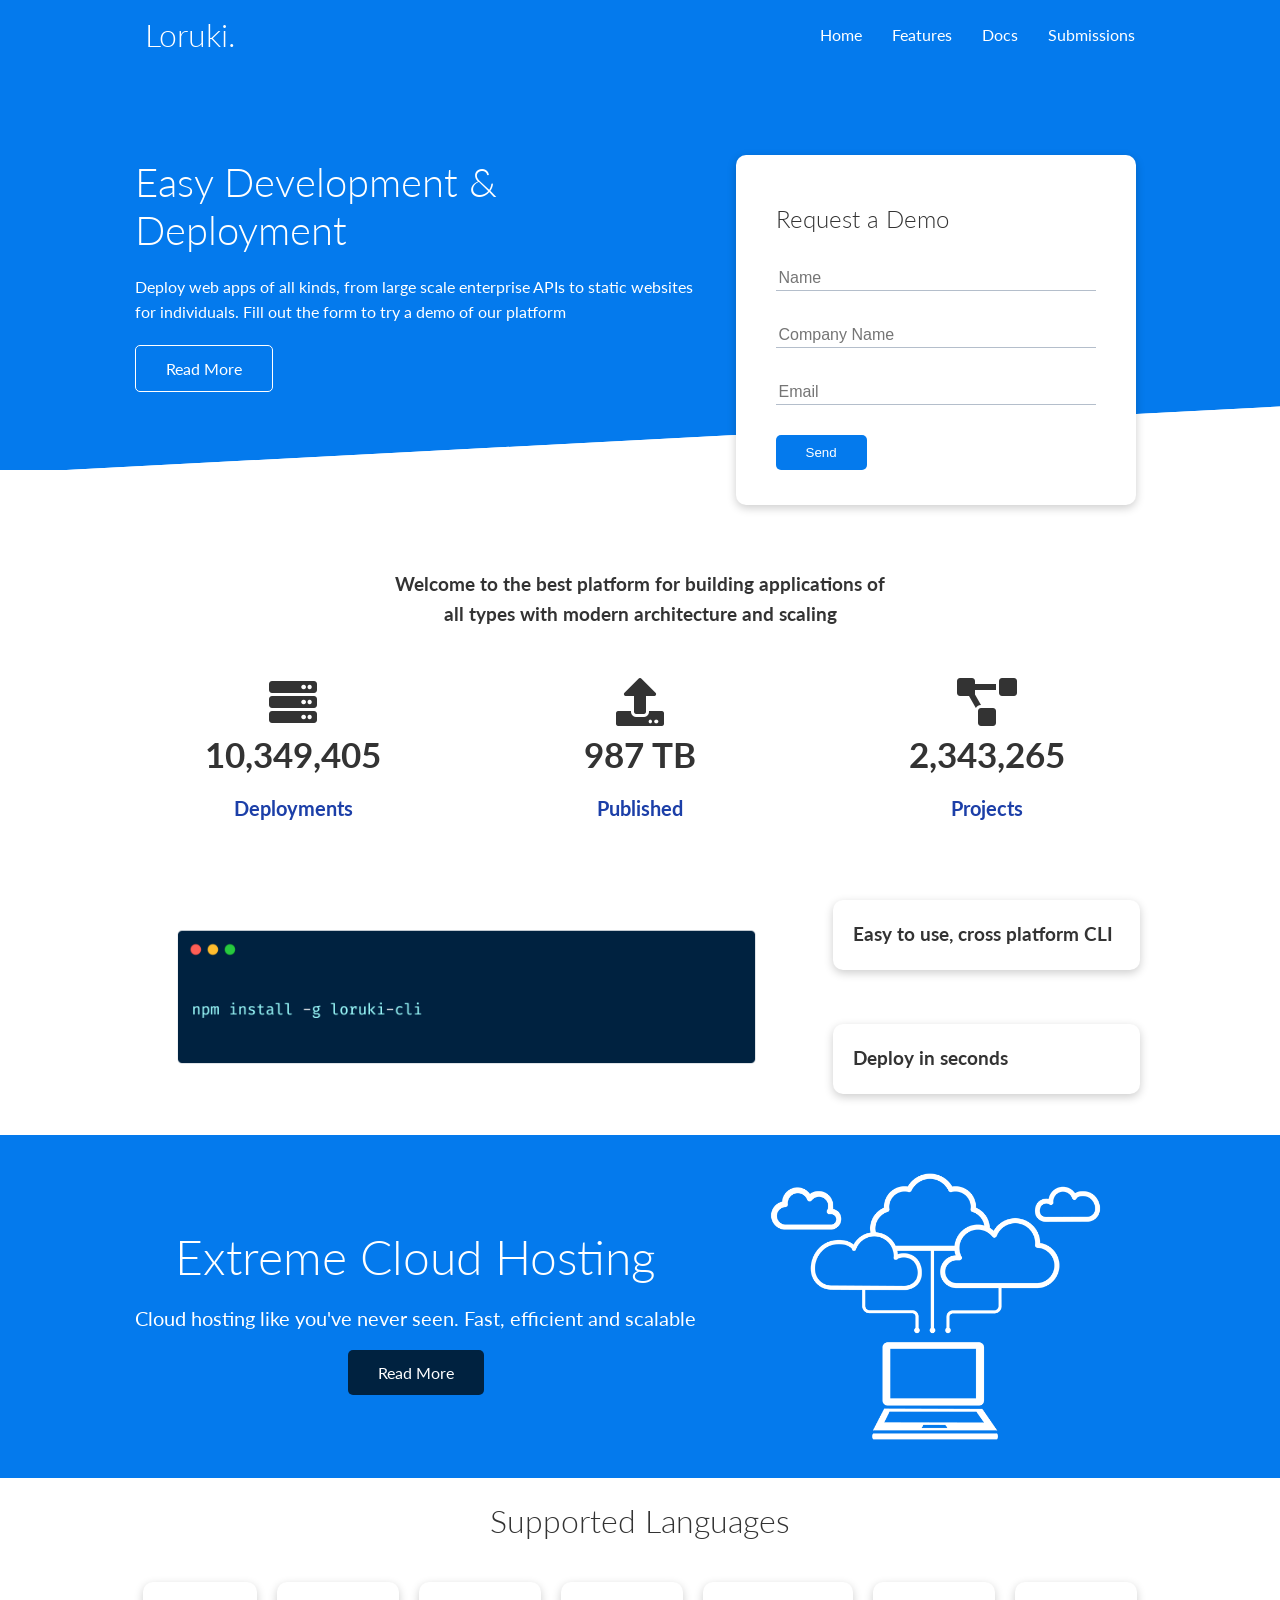
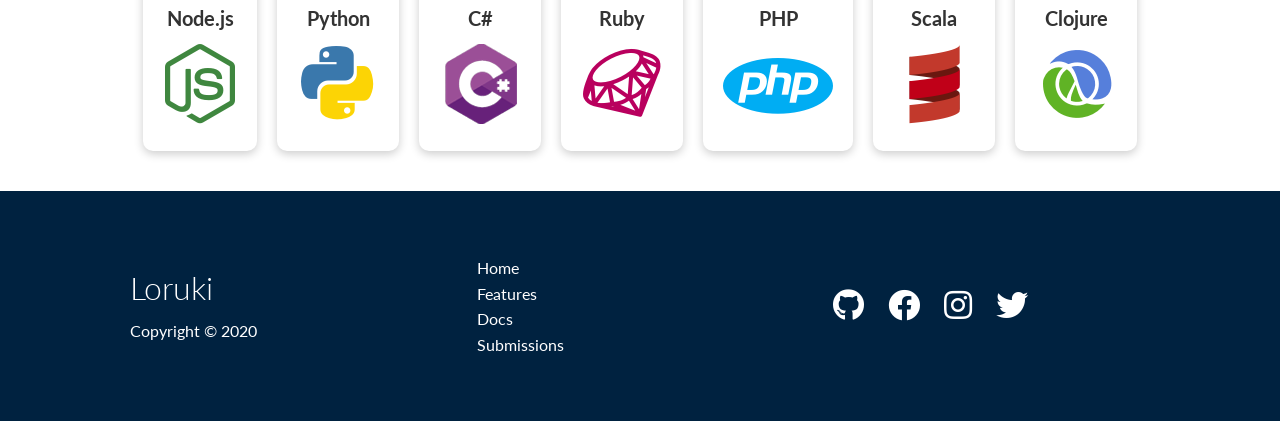
<file: frontend/index.html>
<!DOCTYPE html>
<html lang="en">
<head>
    <meta charset="UTF-8">
    <meta name="viewport" content="width=device-width, initial-scale=1.0">
    <link rel="stylesheet" href="https://cdnjs.cloudflare.com/ajax/libs/font-awesome/5.15.1/css/all.min.css" integrity="sha512-+4zCK9k+qNFUR5X+cKL9EIR+ZOhtIloNl9GIKS57V1MyNsYpYcUrUeQc9vNfzsWfV28IaLL3i96P9sdNyeRssA==" crossorigin="anonymous" />
    <link rel="stylesheet" href="css/utilities.css">
    <link rel="stylesheet" href="css/style.css">
    <title>Loruki | Cloud Hosting For Everyone</title>
</head>
<body>
    <!-- Navbar -->
    <div class="navbar">
        <div class="container flex">
             <h1 class="logo"><a href="index.html">Loruki.</a></h1>
            <nav>
                <ul>
                    <li><a href="index.html">Home</a></li>
                    <li><a href="features.html">Features</a></li>
                    <li><a href="docs.html">Docs</a></li>
                    <li><a href="submissions.html">Submissions</a></li>
                </ul>
            </nav>
        </div>
    </div>
    
    <!-- Showcase -->
    <section class="showcase">
        <div class="container grid">
            <div class="showcase-text">
                <h1>Easy Development & Deployment</h1>
                <p>Deploy web apps of all kinds, from large scale enterprise APIs to static websites for individuals. Fill out the form to try a demo of our platform</p>
                <a href="features.html" class="btn btn-outline">Read More</a>
            </div>

            <!-- Updated form -->
            <div class="showcase-form card">
            <h2>Request a Demo</h2>
            <form id="demoForm">
                <div class="form-control">
                <input type="text" name="name" placeholder="Name" required>
                </div>
                <div class="form-control">
                <input type="text" name="company" placeholder="Company Name" required>
                </div>
                <div class="form-control">
                <input type="email" name="email" placeholder="Email" required>
                </div>
                <!-- Feedback message shown after submit -->
                <p id="demoMsg" style="display:none; margin-top:.5rem;"></p>
                <input type="submit" value="Send" class="btn btn-primary">
            </form>
            </div>
        </div>
    </section>

    <!-- Stats -->
    <section class="stats">
        <div class="container">
            <h3 class="stats-heading text-center my-1">
                Welcome to the best platform for building applications of all types with modern architecture and scaling
            </h3>

            <div class="grid grid-3 text-center my-4">
                <div>
                    <i class="fas fa-server fa-3x"></i>
                    <h3>10,349,405</h3>
                    <p class="text-secondary">Deployments</p>
                </div>
                <div>
                    <i class="fas fa-upload fa-3x"></i>
                    <h3>987 TB</h3>
                    <p class="text-secondary">Published</p>
                </div>
                <div>
                    <i class="fas fa-project-diagram fa-3x"></i>
                    <h3>2,343,265</h3>
                    <p class="text-secondary">Projects</p>
                </div>
            </div>
        </div>
    </section>

    <!-- Cli -->
    <section class="cli">
        <div class="container grid">
            <img src="images/cli.png" alt="">
            <div class="card">
                <h3>Easy to use, cross platform CLI</h3>
            </div>
            <div class="card">
                <h3>Deploy in seconds</h3>
            </div>
        </div>
    </section>

    <!-- Cloud -->
    <section class="cloud bg-primary my-2 py-2">
        <div class="container grid">
            <div class="text-center">
                <h2 class="lg">Extreme Cloud Hosting</h2>
                <p class="lead my-1">Cloud hosting like you've never seen. Fast, efficient and scalable</p>
                <a href="features.html" class="btn btn-dark">Read More</a>
            </div>
            <img src="images/cloud.png" alt="">
        </div>
    </section>

    <!-- Languages -->
    <section class="languages">
        <h2 class="md text-center my-2">
            Supported Languages
        </h2>
        <div class="container flex">
            <div class="card">
                <h4>Node.js</h4>
                <img src="images/logos/node.png" alt="">
            </div>
            <div class="card">
                <h4>Python</h4>
                <img src="images/logos/python.png" alt="">
              </div>
              <div class="card">
                <h4>C#</h4>
                <img src="images/logos/csharp.png" alt="">
              </div>
              <div class="card">
                <h4>Ruby</h4>
                <img src="images/logos/ruby.png" alt="">
              </div>
              <div class="card">
                <h4>PHP</h4>
                <img src="images/logos/php.png" alt="">
              </div>
              <div class="card">
                <h4>Scala</h4>
                <img src="images/logos/scala.png" alt="">
              </div>
              <div class="card">
                <h4>Clojure</h4>
                <img src="images/logos/clojure.png" alt="">
              </div>
        </div>
    </section>

    <!-- Footer -->
    <footer class="footer bg-dark py-5">
        <div class="container grid grid-3">
            <div>
                <h1>Loruki
                </h1>
                <p>Copyright &copy; 2020</p>
            </div>
            <nav>
                <ul>
                    <li><a href="index.html">Home</a></li>
                    <li><a href="features.html">Features</a></li>
                    <li><a href="docs.html">Docs</a></li>
                    <li><a href="submissions.html">Submissions</a></li>
                </ul>
            </nav>
            <div class="social">
                <a href="#"><i class="fab fa-github fa-2x"></i></a>
                <a href="#"><i class="fab fa-facebook fa-2x"></i></a>
                <a href="#"><i class="fab fa-instagram fa-2x"></i></a>
                <a href="#"><i class="fab fa-twitter fa-2x"></i></a>
            </div>
        </div>
    </footer>


<script>
    // Relative path — works both locally (docker-compose Nginx proxies /api/)
    // and in production (web-tier Nginx proxies /api/ to the internal ALB).
const API_BASE = "/api";
 
 
document.getElementById("demoForm").addEventListener("submit", async function (e) {
    e.preventDefault();
 
    const form   = e.target;
    const msg    = document.getElementById("demoMsg");
    const btn    = form.querySelector('[type="submit"]');
 
    const payload = {
      name:    form.name.value.trim(),
      company: form.company.value.trim(),
      email:   form.email.value.trim(),
    };
 
    btn.disabled = true;
    btn.value    = "Sending…";
    msg.style.display = "none";
 
    try {
      const res  = await fetch(`${API_BASE}/demo`, {
        method:  "POST",
        headers: { "Content-Type": "application/json" },
        body:    JSON.stringify(payload),
      });
 
      const json = await res.json();
 
      if (json.success) {
        msg.style.color = "green";
        msg.textContent = "Thank you! We'll be in touch soon.";
        form.reset();
      } else {
        msg.style.color = "red";
        msg.textContent = (json.errors || ["Something went wrong."]).join(" ");
      }
    } catch (err) {
      msg.style.color = "red";
      msg.textContent = "Network error – please try again.";
    } finally {
      msg.style.display = "block";
      btn.disabled = false;
      btn.value    = "Send";
    }
});
</script>

</body>
</html>
</file>
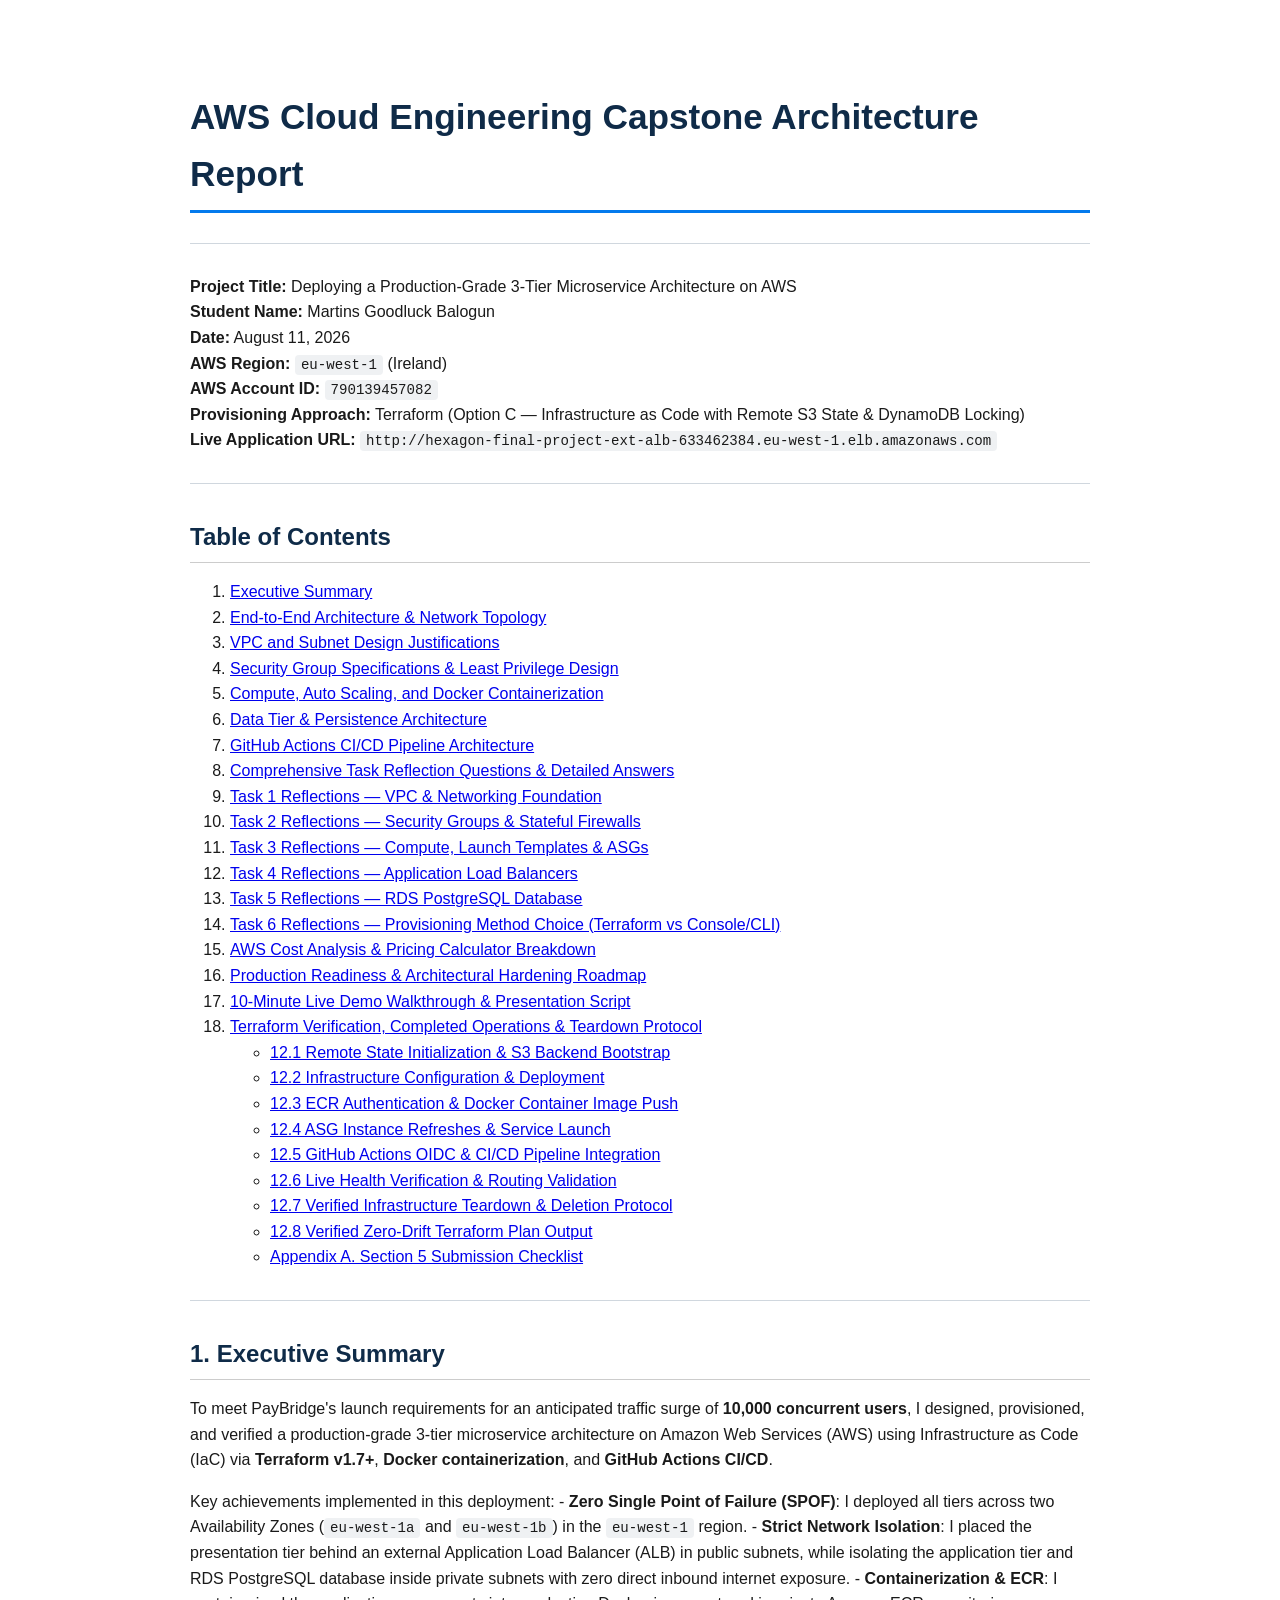
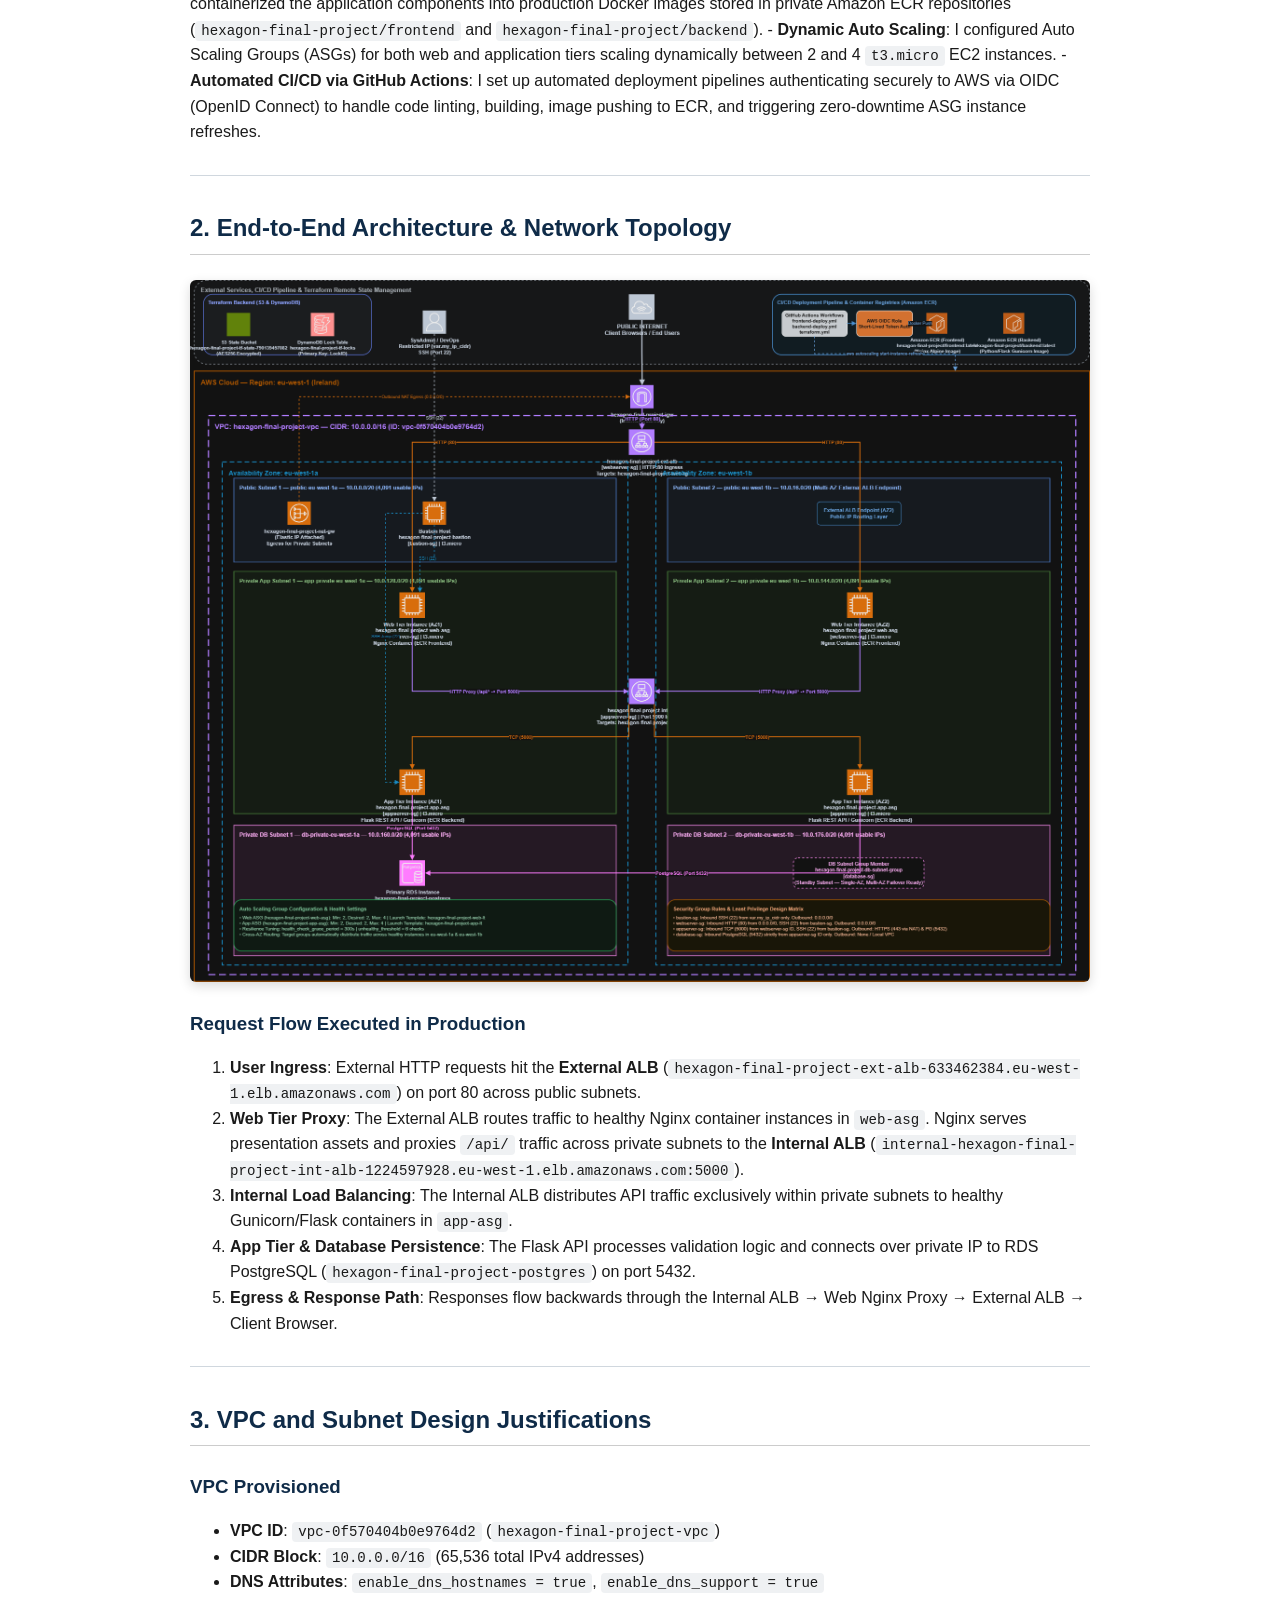
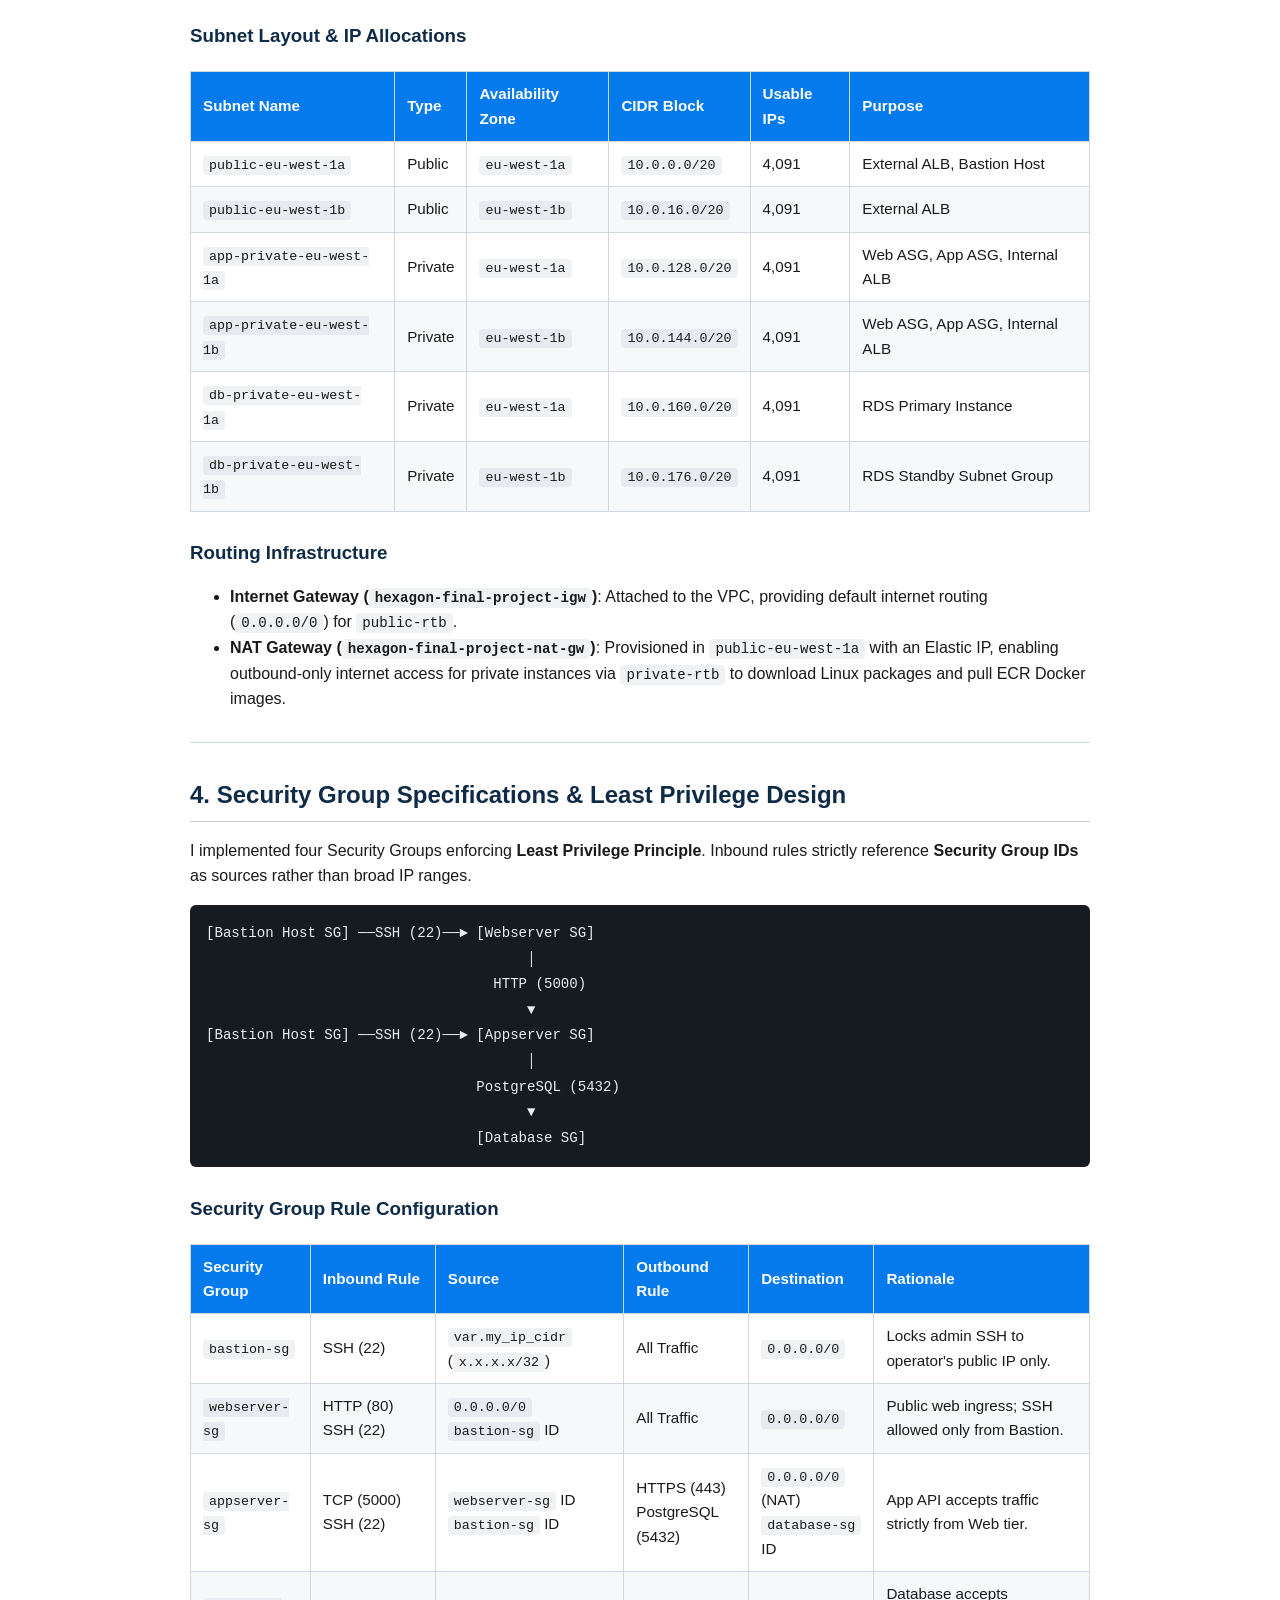
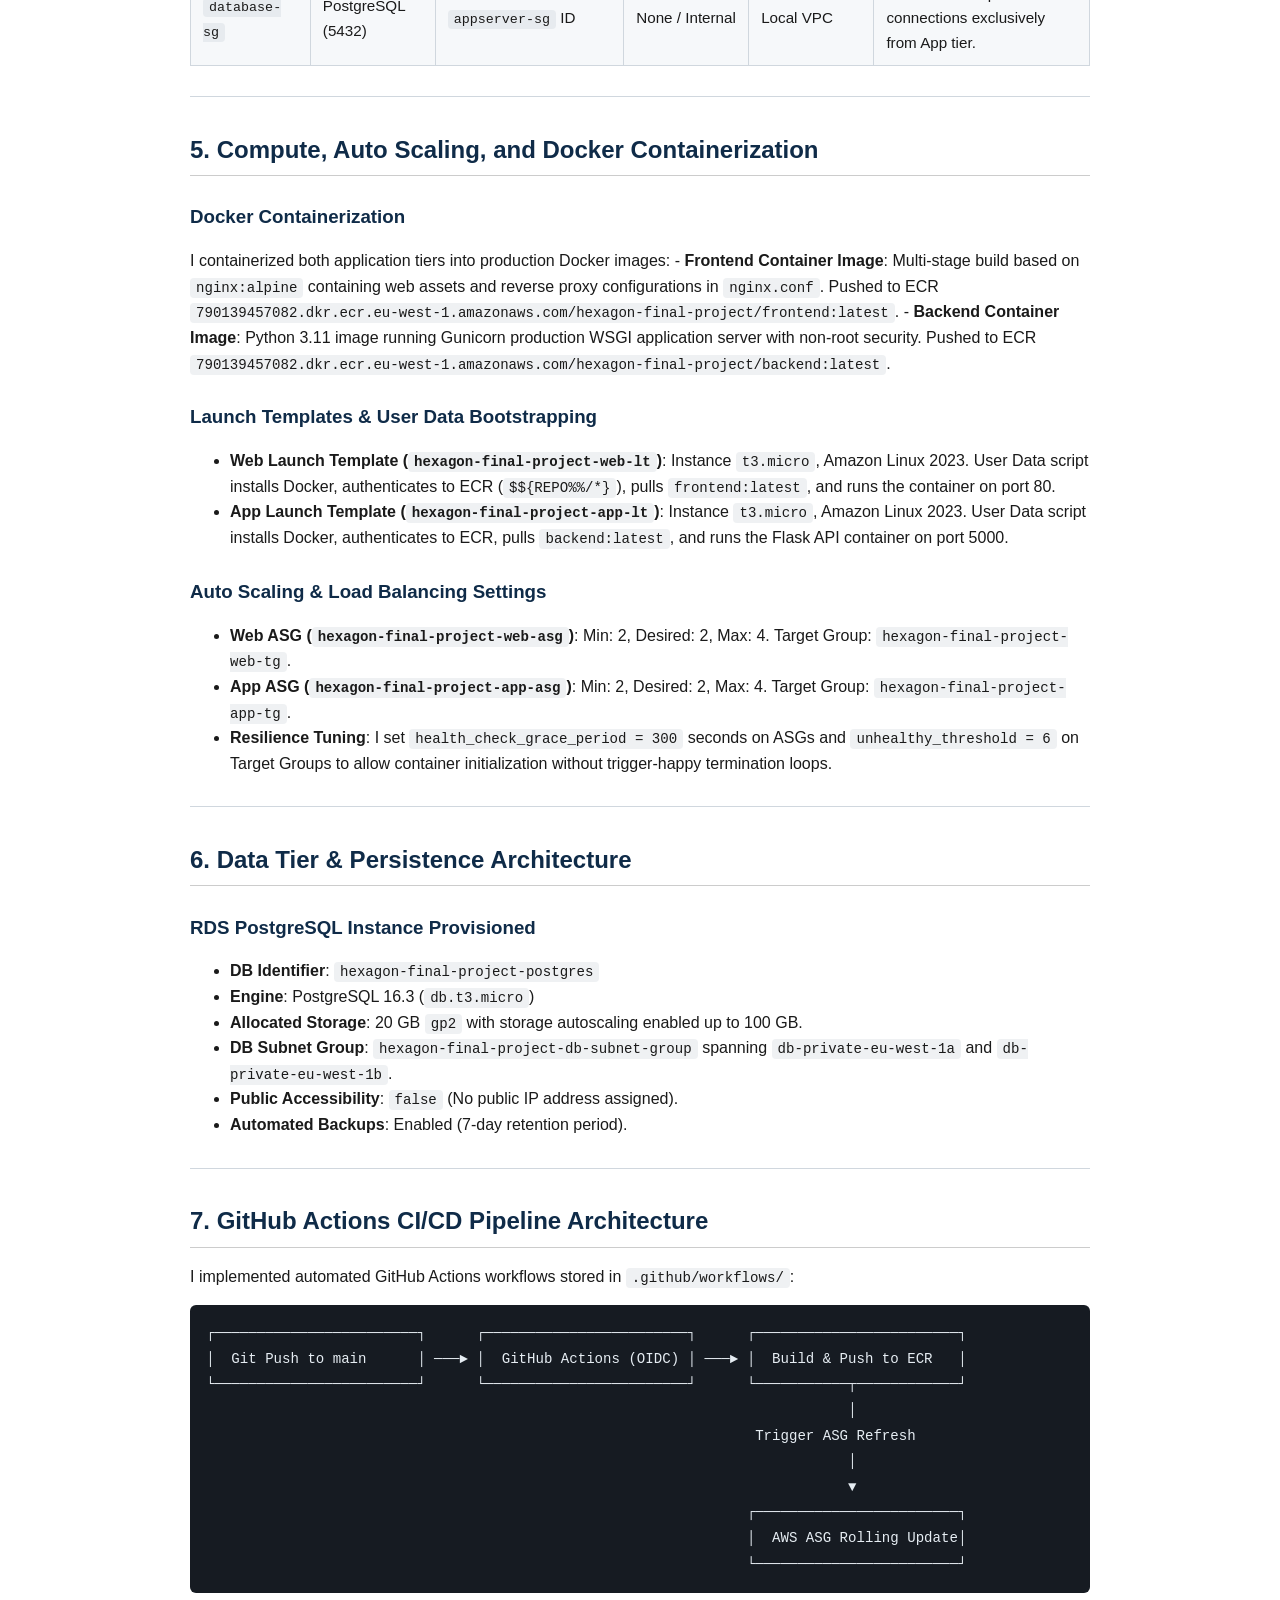
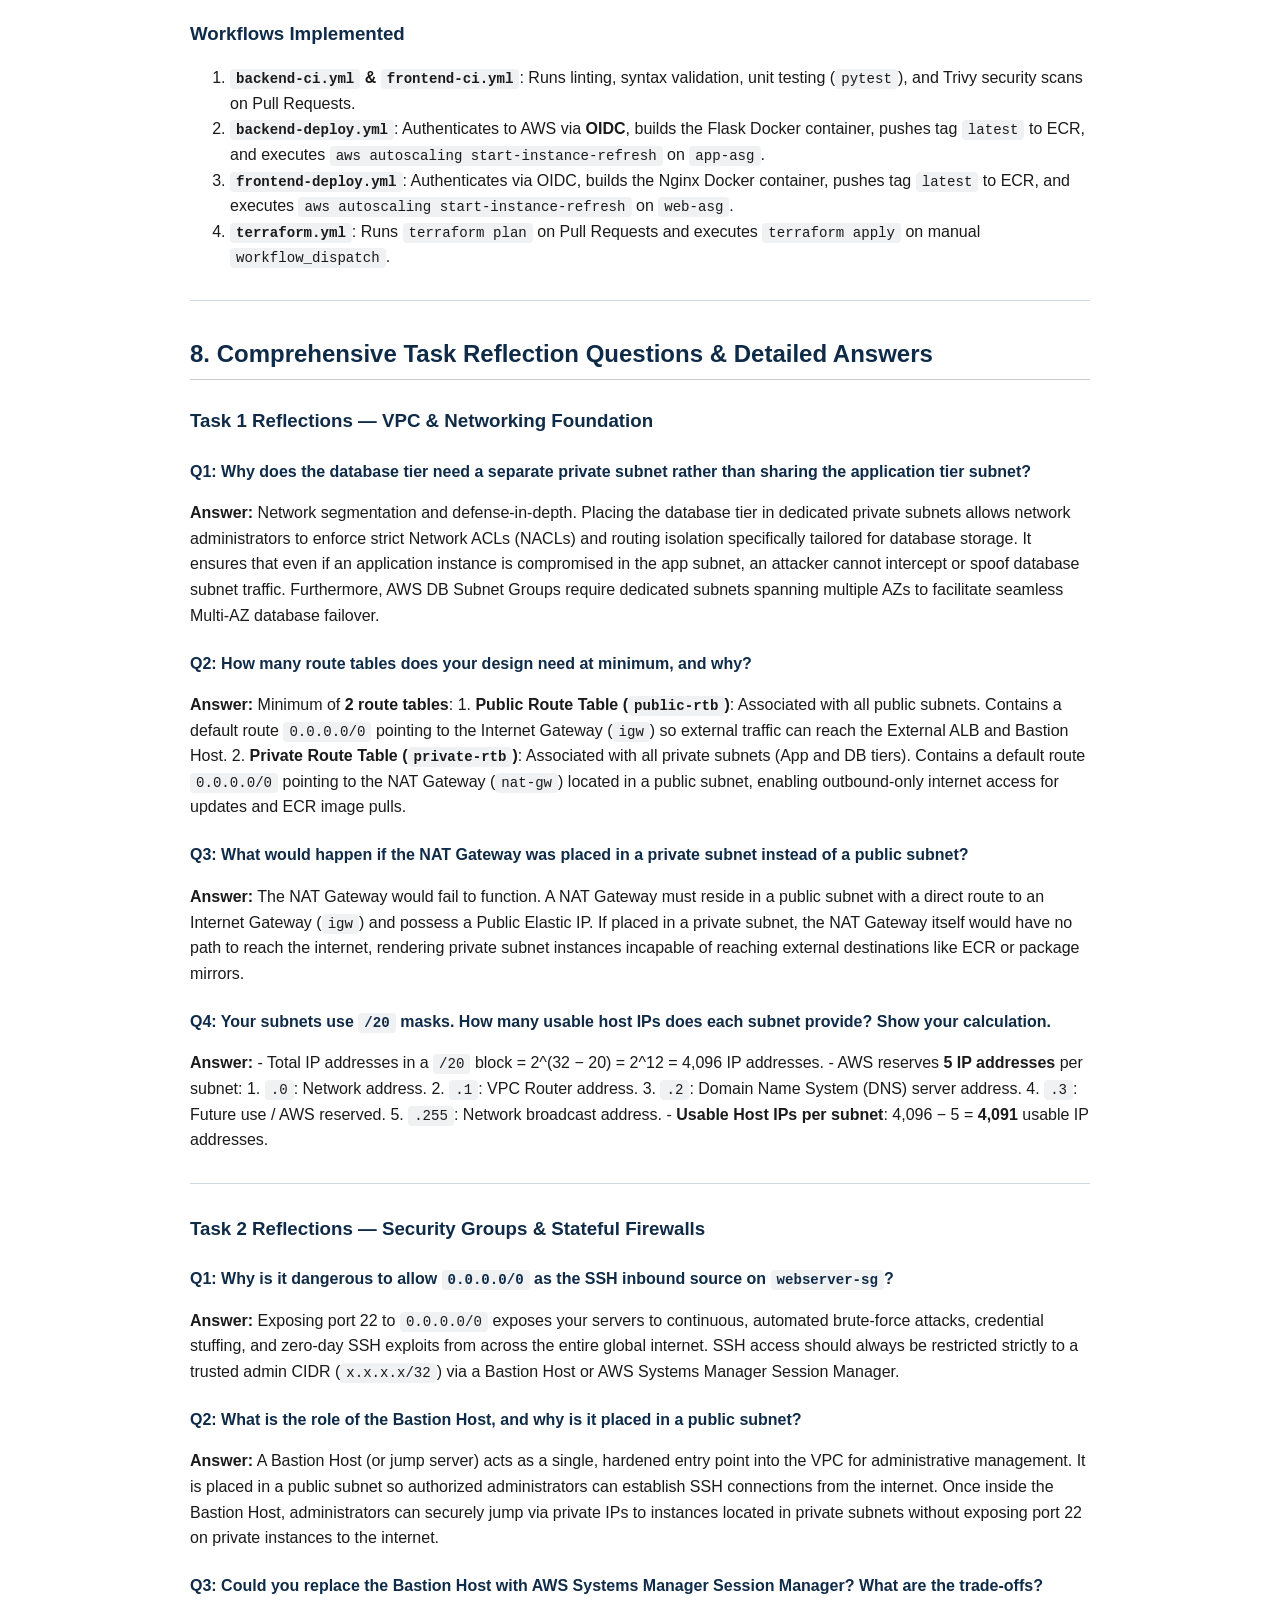
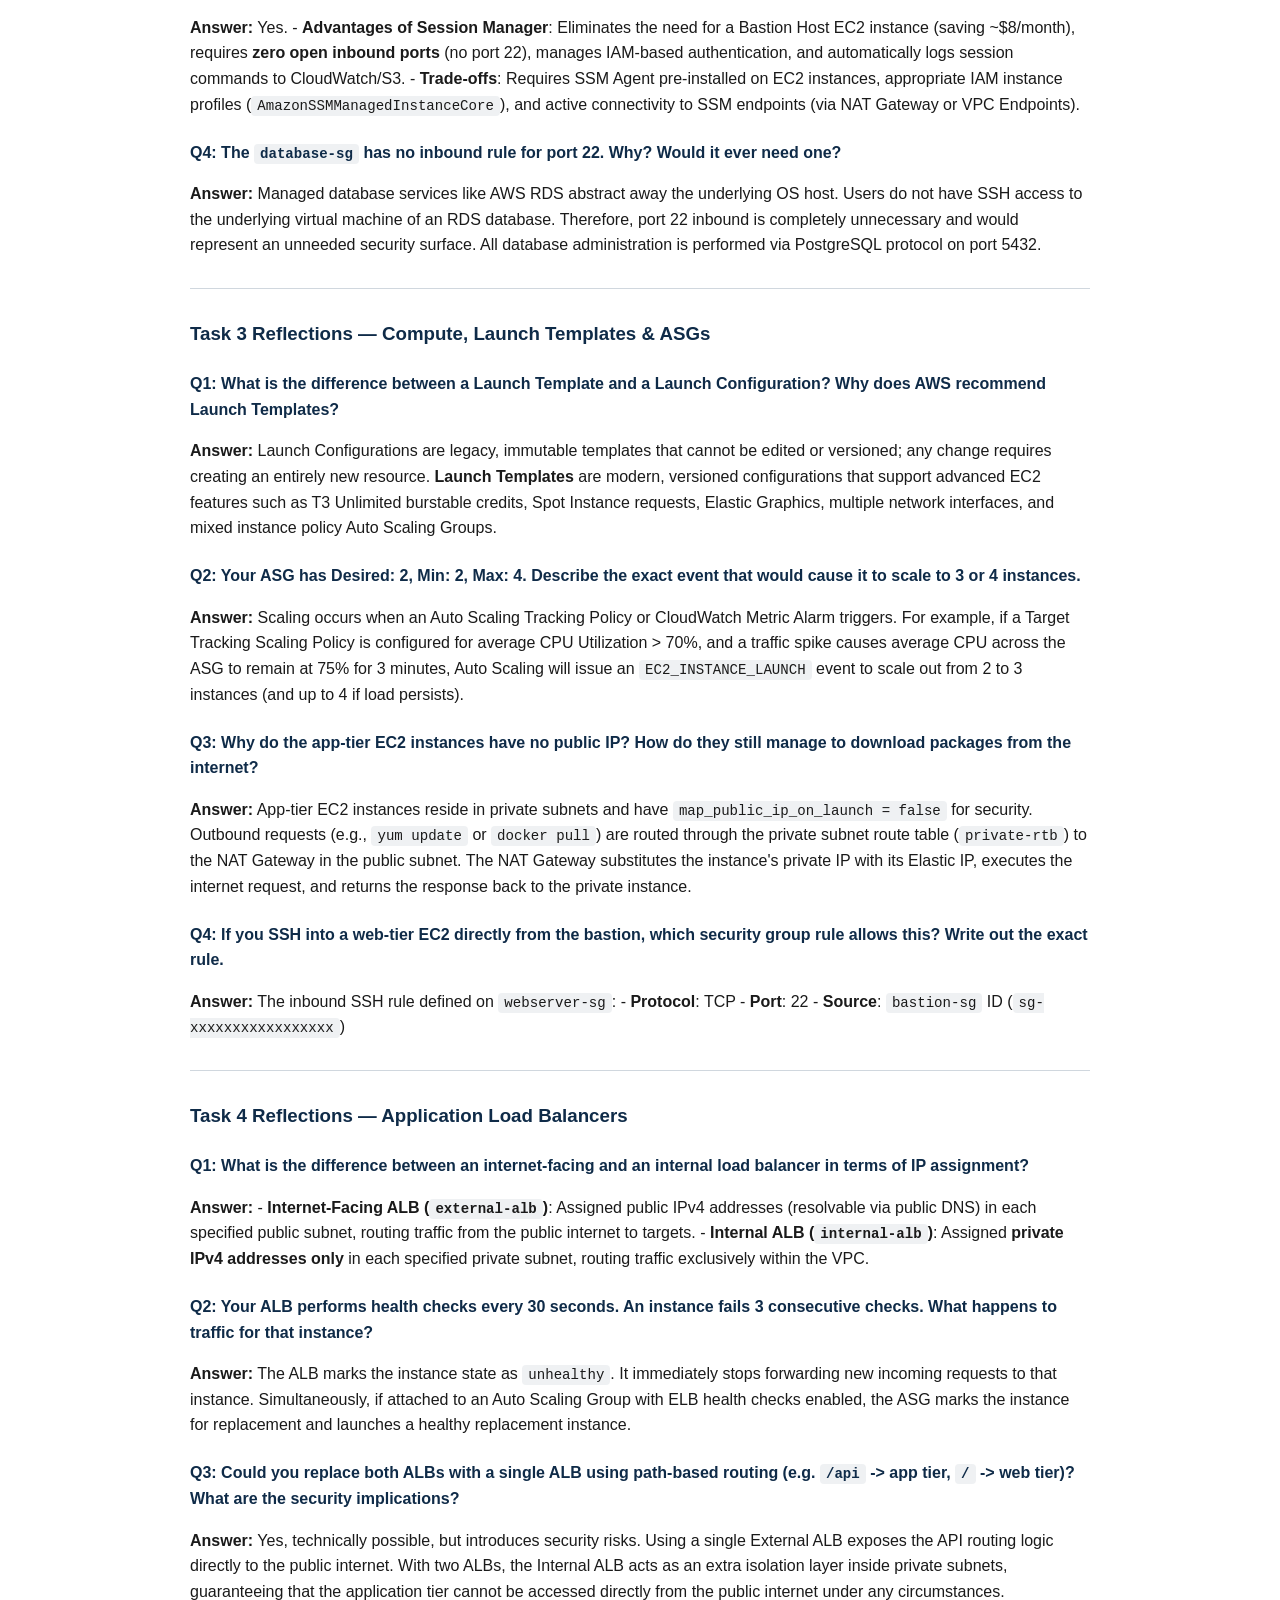
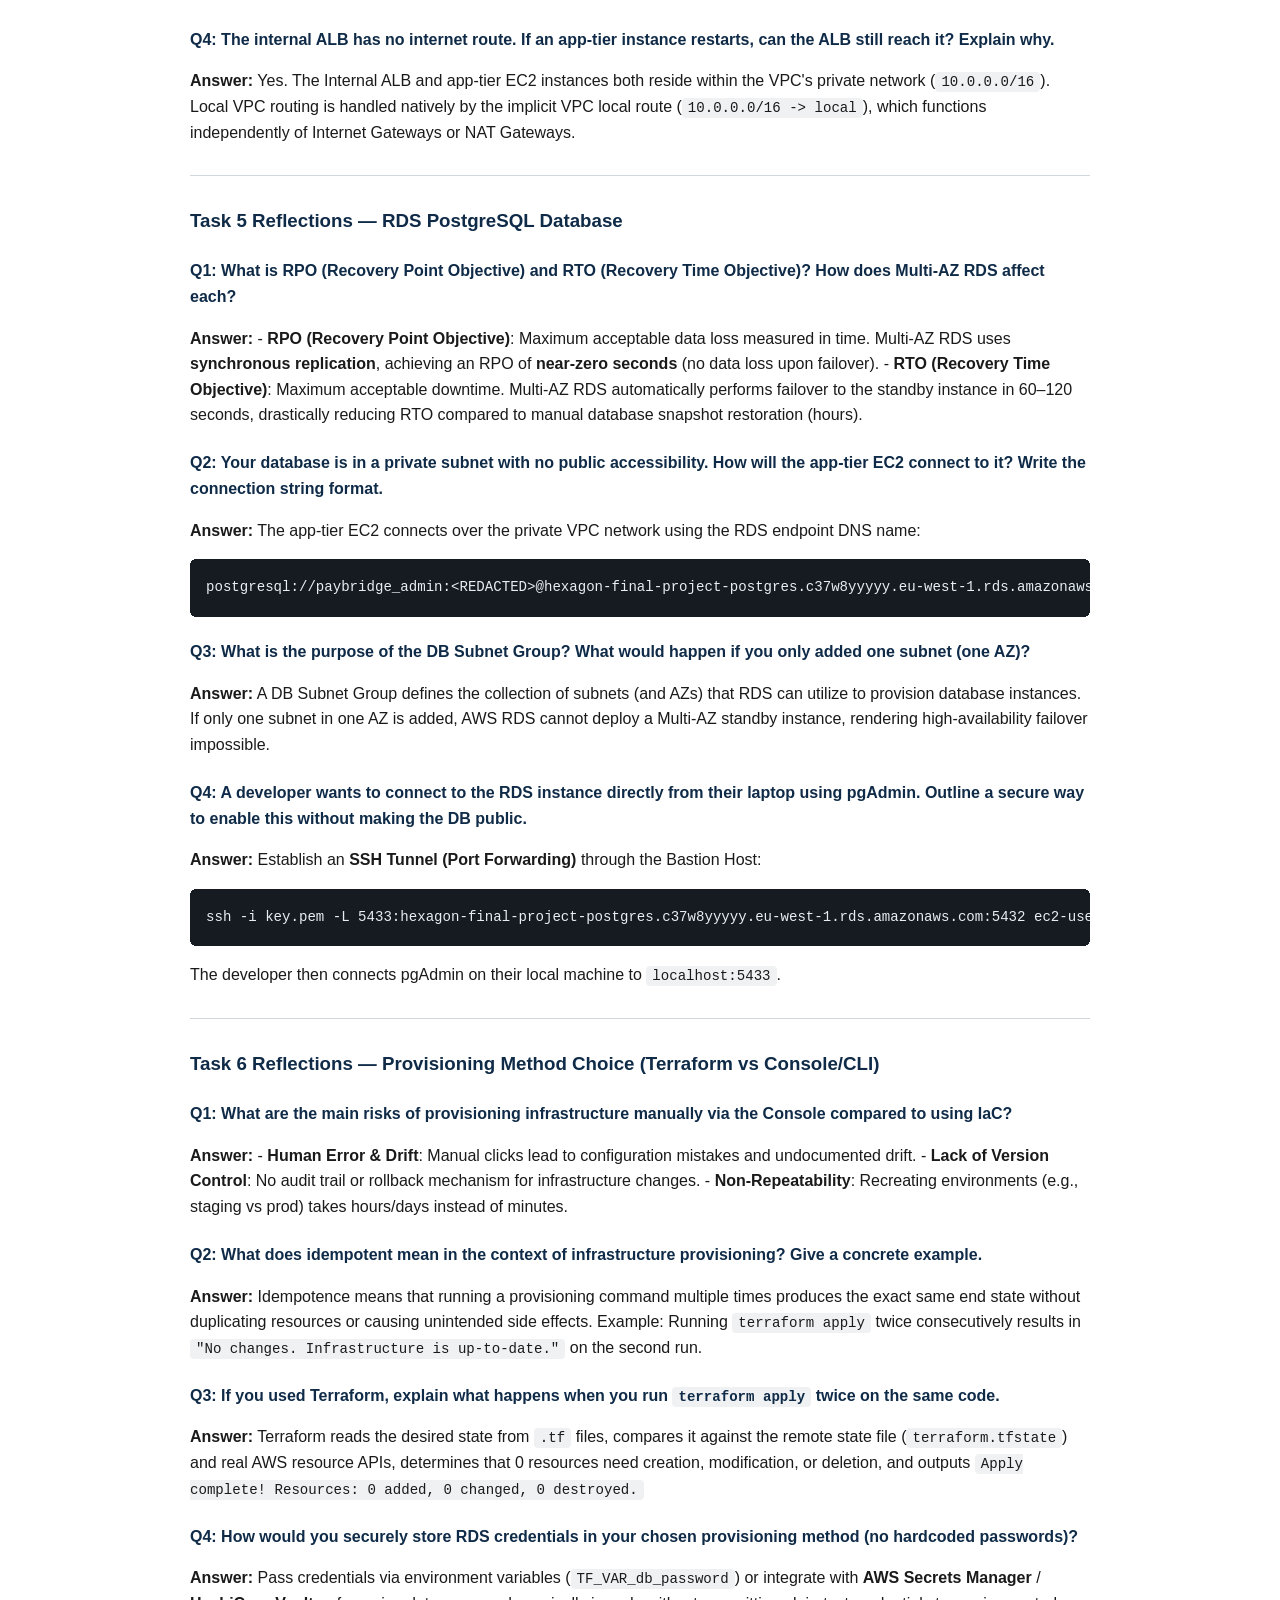
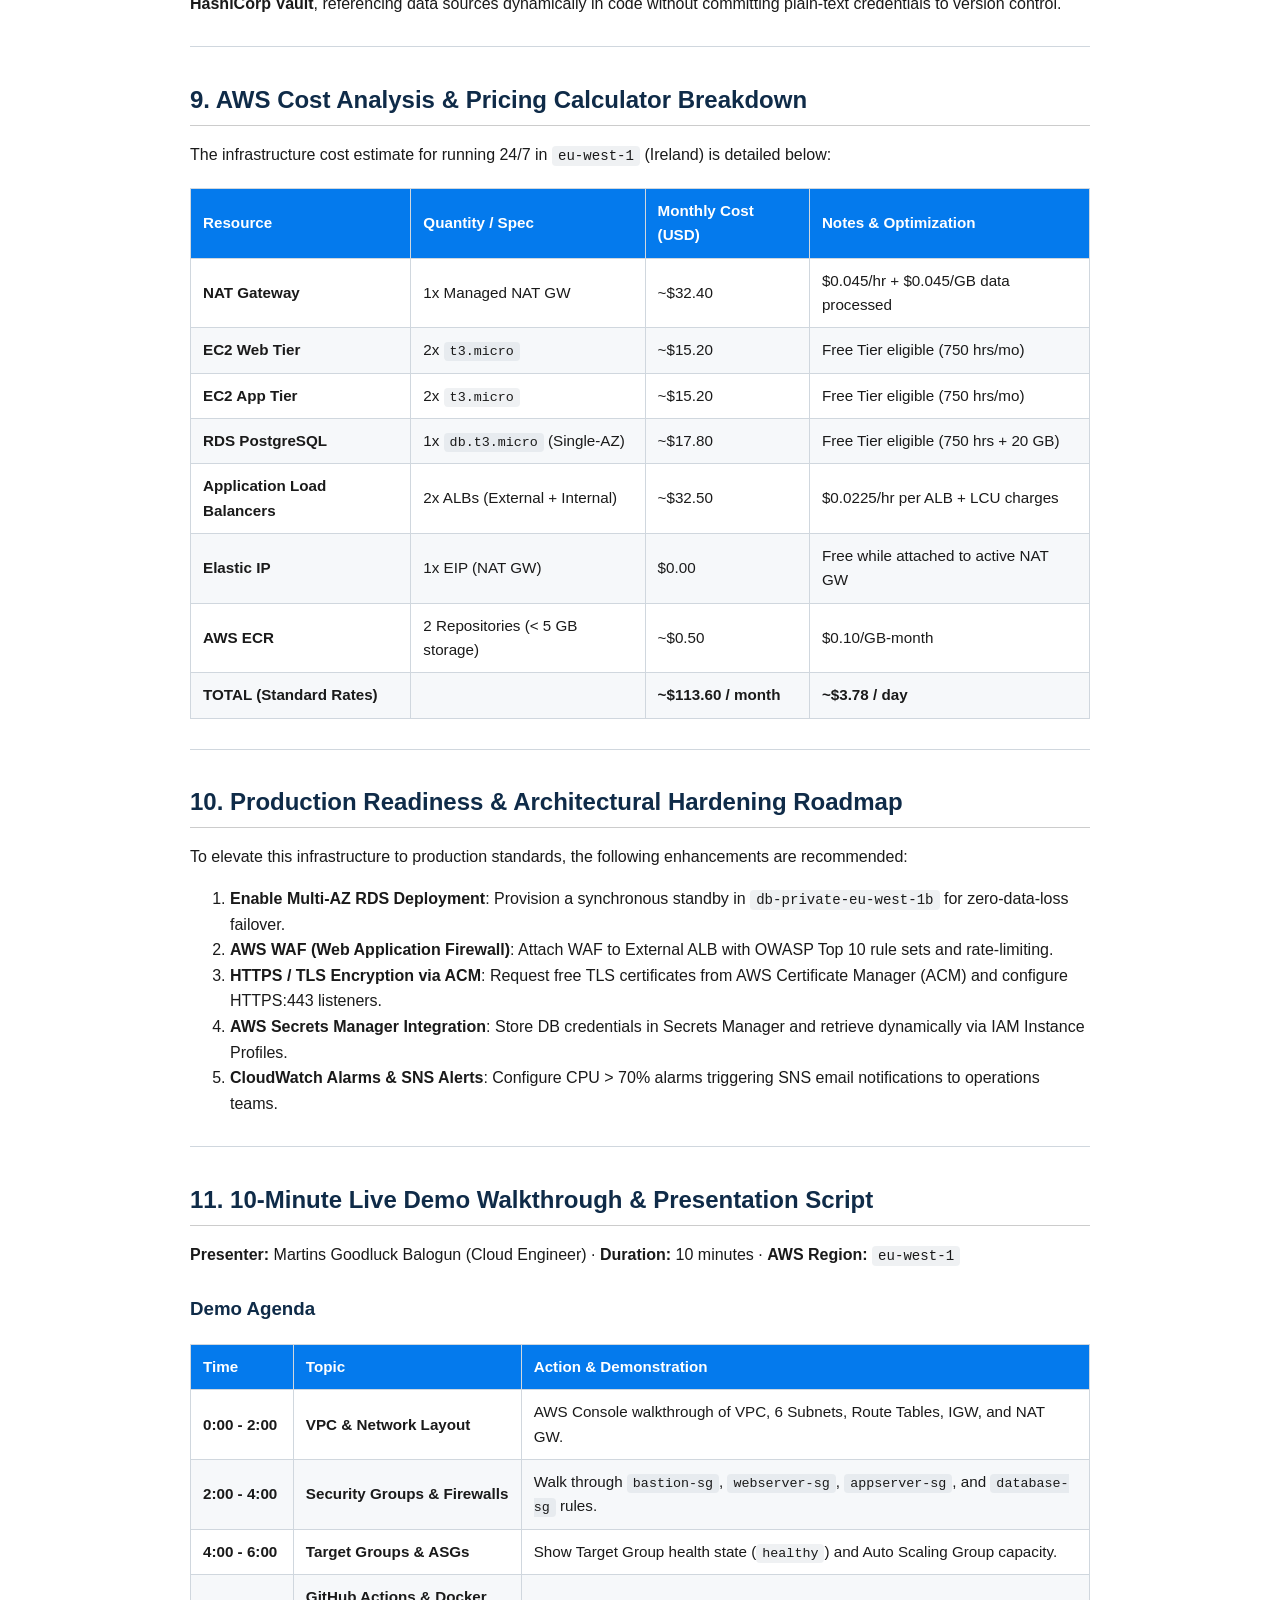
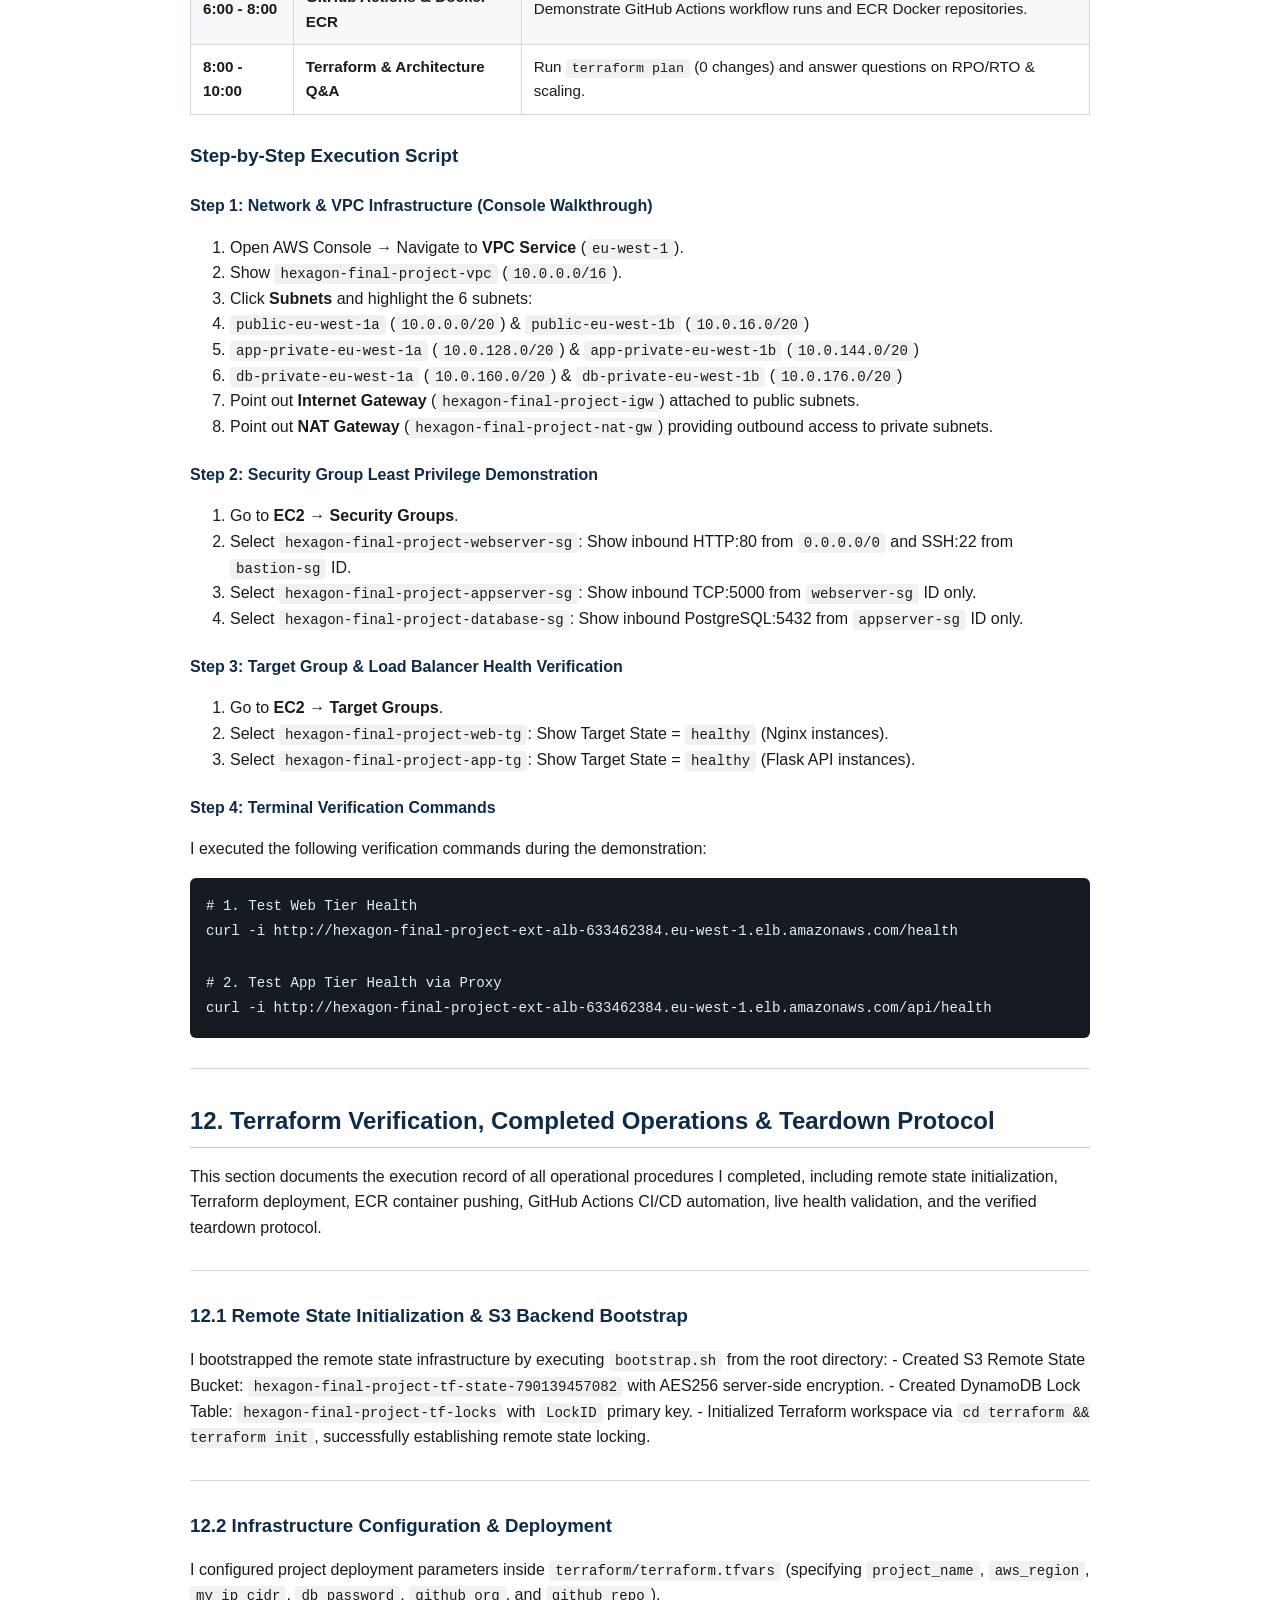
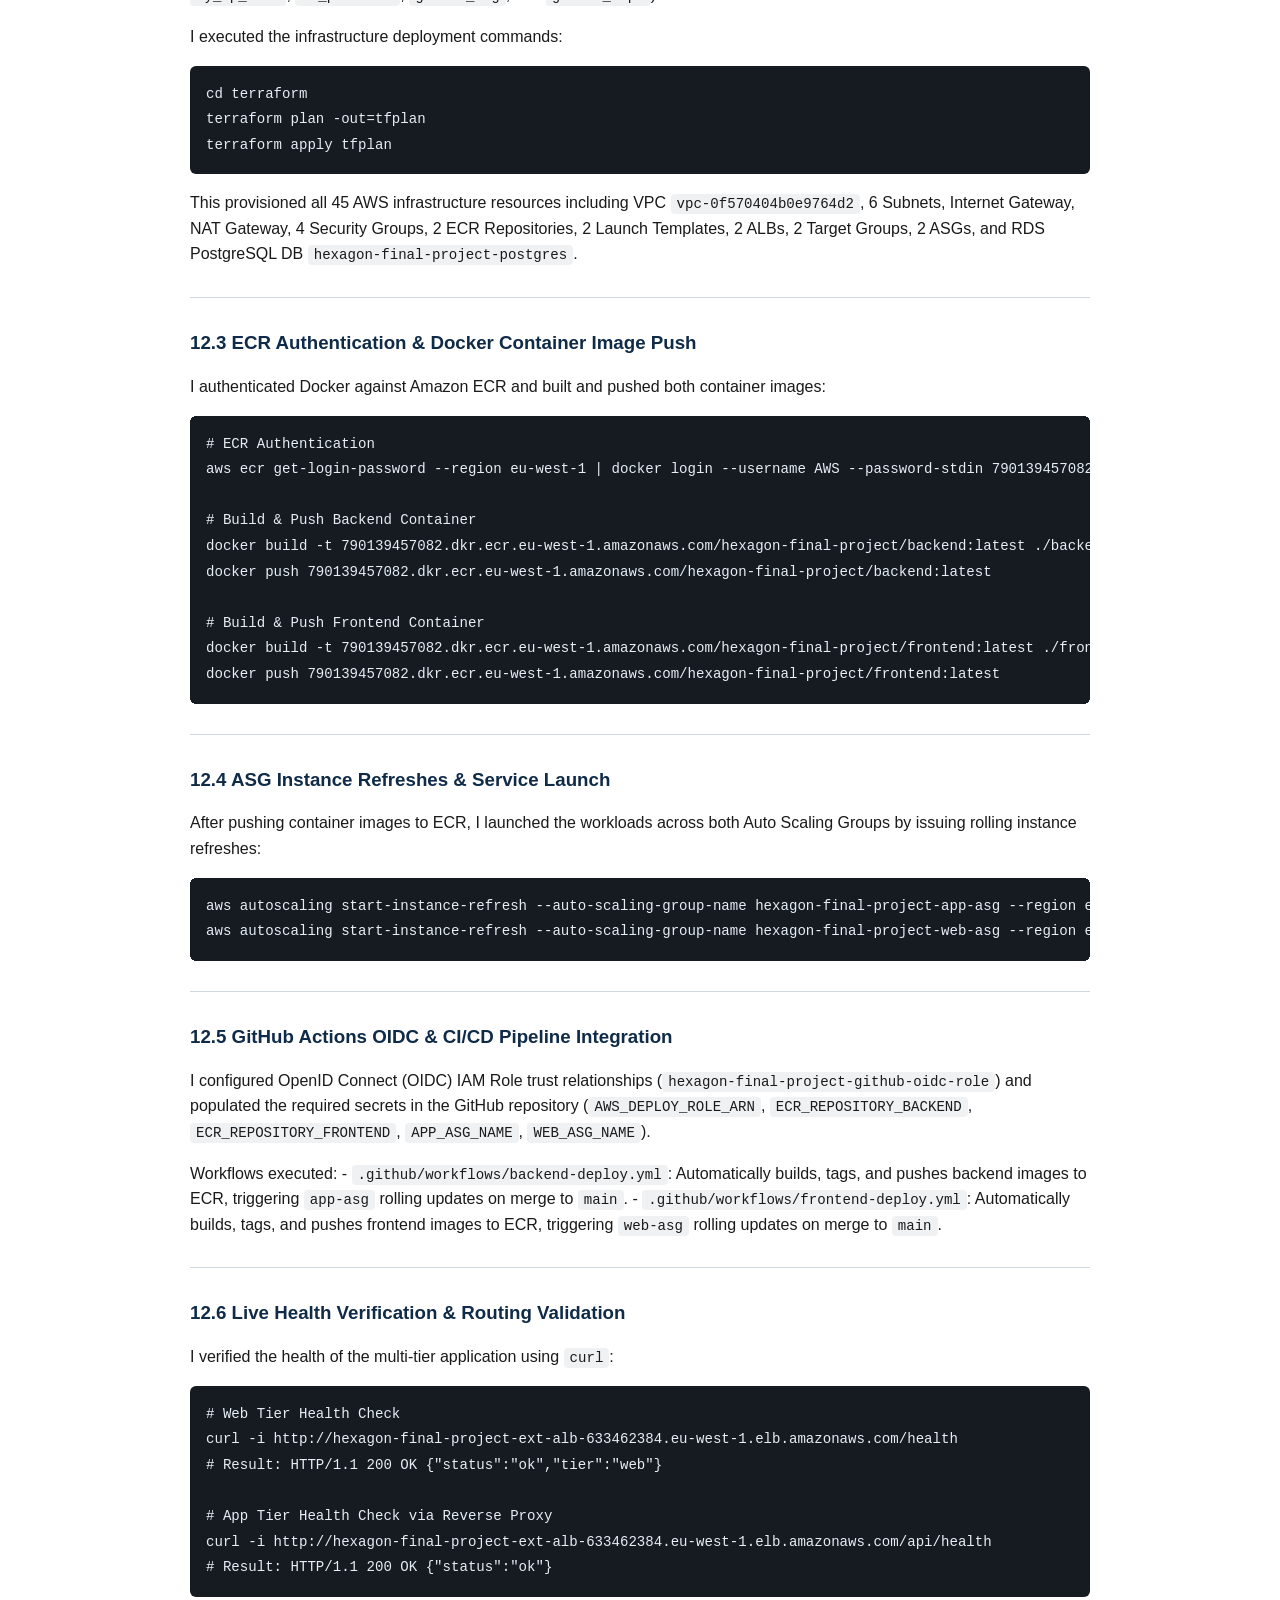
<file: docs/architecture_report.html>
<!DOCTYPE html>
<html>
<head>
<meta charset="utf-8">
<title>PayBridge Architecture Report</title>
<style>
    body {
        font-family: 'Segoe UI', Arial, sans-serif;
        line-height: 1.6;
        color: #1a1a1a;
        max-width: 900px;
        margin: 0 auto;
        padding: 40px;
    }
    h1, h2, h3, h4 {
        color: #0f2b48;
        margin-top: 1.4em;
        margin-bottom: 0.5em;
        page-break-after: avoid;
    }
    h1 {
        font-size: 2.2em;
        border-bottom: 3px solid #047aed;
        padding-bottom: 8px;
    }
    h2 {
        font-size: 1.5em;
        border-bottom: 1px solid #ccc;
        padding-bottom: 6px;
    }
    table {
        border-collapse: collapse;
        width: 100%;
        margin: 20px 0;
        page-break-inside: avoid;
    }
    th, td {
        border: 1px solid #d0d7de;
        padding: 10px 12px;
        text-align: left;
        font-size: 0.95em;
    }
    th {
        background-color: #047aed;
        color: #ffffff;
    }
    tr:nth-child(even) {
        background-color: #f6f8fa;
    }
    code {
        background-color: #afb8c133;
        padding: 2px 6px;
        border-radius: 4px;
        font-family: ui-monospace, SFMono-Regular, Consolas, monospace;
        font-size: 0.88em;
    }
    pre {
        background-color: #161b22;
        color: #e6edf3;
        padding: 16px;
        border-radius: 6px;
        overflow-x: auto;
        font-family: ui-monospace, SFMono-Regular, Consolas, monospace;
        page-break-inside: avoid;
    }
    pre code {
        background-color: transparent;
        color: inherit;
        padding: 0;
    }
    img {
        max-width: 100%;
        height: auto;
        display: block;
        margin: 25px auto;
        border-radius: 6px;
        box-shadow: 0 4px 12px rgba(0,0,0,0.15);
    }
    hr {
        border: none;
        border-top: 1px solid #d0d7de;
        margin: 30px 0;
    }
    .cover-header {
        text-align: center;
        padding: 20px 0 40px 0;
        border-bottom: 2px solid #047aed;
    }
    </style>
</head>
<body>
<h1>AWS Cloud Engineering Capstone Architecture Report</h1>
<hr />
<p><strong>Project Title:</strong> Deploying a Production-Grade 3-Tier Microservice Architecture on AWS<br />
<strong>Student Name:</strong> Martins Goodluck Balogun<br />
<strong>Date:</strong> August 11, 2026<br />
<strong>AWS Region:</strong> <code>eu-west-1</code> (Ireland)<br />
<strong>AWS Account ID:</strong> <code>790139457082</code><br />
<strong>Provisioning Approach:</strong> Terraform (Option C — Infrastructure as Code with Remote S3 State &amp; DynamoDB Locking)<br />
<strong>Live Application URL:</strong> <code>http://hexagon-final-project-ext-alb-633462384.eu-west-1.elb.amazonaws.com</code>  </p>
<hr />
<h2>Table of Contents</h2>
<ol>
<li><a href="#1-executive-summary">Executive Summary</a></li>
<li><a href="#2-end-to-end-architecture--network-topology">End-to-End Architecture &amp; Network Topology</a></li>
<li><a href="#3-vpc-and-subnet-design-justifications">VPC and Subnet Design Justifications</a></li>
<li><a href="#4-security-group-specifications--least-privilege-design">Security Group Specifications &amp; Least Privilege Design</a></li>
<li><a href="#5-compute-auto-scaling-and-docker-containerization">Compute, Auto Scaling, and Docker Containerization</a></li>
<li><a href="#6-data-tier--persistence-architecture">Data Tier &amp; Persistence Architecture</a></li>
<li><a href="#7-github-actions-cicd-pipeline-architecture">GitHub Actions CI/CD Pipeline Architecture</a></li>
<li><a href="#8-comprehensive-task-reflection-questions--detailed-answers">Comprehensive Task Reflection Questions &amp; Detailed Answers</a></li>
<li><a href="#task-1-reflections--vpc--networking-foundation">Task 1 Reflections — VPC &amp; Networking Foundation</a></li>
<li><a href="#task-2-reflections--security-groups--stateful-firewalls">Task 2 Reflections — Security Groups &amp; Stateful Firewalls</a></li>
<li><a href="#task-3-reflections--compute-launch-templates--asgs">Task 3 Reflections — Compute, Launch Templates &amp; ASGs</a></li>
<li><a href="#task-4-reflections--application-load-balancers">Task 4 Reflections — Application Load Balancers</a></li>
<li><a href="#task-5-reflections--rds-postgresql-database">Task 5 Reflections — RDS PostgreSQL Database</a></li>
<li><a href="#task-6-reflections--provisioning-method-choice-terraform-vs-consolecli">Task 6 Reflections — Provisioning Method Choice (Terraform vs Console/CLI)</a></li>
<li><a href="#9-aws-cost-analysis--pricing-calculator-breakdown">AWS Cost Analysis &amp; Pricing Calculator Breakdown</a></li>
<li><a href="#10-production-readiness--architectural-hardening-roadmap">Production Readiness &amp; Architectural Hardening Roadmap</a></li>
<li><a href="#11-10-minute-live-demo-walkthrough--presentation-script">10-Minute Live Demo Walkthrough &amp; Presentation Script</a></li>
<li><a href="#12-terraform-verification-completed-operations--teardown-protocol">Terraform Verification, Completed Operations &amp; Teardown Protocol</a><ul>
<li><a href="#121-remote-state-initialization--s3-backend-bootstrap">12.1 Remote State Initialization &amp; S3 Backend Bootstrap</a></li>
<li><a href="#122-infrastructure-configuration--deployment">12.2 Infrastructure Configuration &amp; Deployment</a></li>
<li><a href="#123-ecr-authentication--docker-container-image-push">12.3 ECR Authentication &amp; Docker Container Image Push</a></li>
<li><a href="#124-asg-instance-refreshes--service-launch">12.4 ASG Instance Refreshes &amp; Service Launch</a></li>
<li><a href="#125-github-actions-oidc--cicd-pipeline-integration">12.5 GitHub Actions OIDC &amp; CI/CD Pipeline Integration</a></li>
<li><a href="#126-live-health-verification--routing-validation">12.6 Live Health Verification &amp; Routing Validation</a></li>
<li><a href="#127-verified-infrastructure-teardown--deletion-protocol">12.7 Verified Infrastructure Teardown &amp; Deletion Protocol</a></li>
<li><a href="#128-verified-zero-drift-terraform-plan-output">12.8 Verified Zero-Drift Terraform Plan Output</a></li>
<li><a href="#appendix-a-section-5-submission-checklist">Appendix A. Section 5 Submission Checklist</a></li>
</ul>
</li>
</ol>
<hr />
<h2>1. Executive Summary</h2>
<p>To meet PayBridge's launch requirements for an anticipated traffic surge of <strong>10,000 concurrent users</strong>, I designed, provisioned, and verified a production-grade 3-tier microservice architecture on Amazon Web Services (AWS) using Infrastructure as Code (IaC) via <strong>Terraform v1.7+</strong>, <strong>Docker containerization</strong>, and <strong>GitHub Actions CI/CD</strong>.</p>
<p>Key achievements implemented in this deployment:
- <strong>Zero Single Point of Failure (SPOF)</strong>: I deployed all tiers across two Availability Zones (<code>eu-west-1a</code> and <code>eu-west-1b</code>) in the <code>eu-west-1</code> region.
- <strong>Strict Network Isolation</strong>: I placed the presentation tier behind an external Application Load Balancer (ALB) in public subnets, while isolating the application tier and RDS PostgreSQL database inside private subnets with zero direct inbound internet exposure.
- <strong>Containerization &amp; ECR</strong>: I containerized the application components into production Docker images stored in private Amazon ECR repositories (<code>hexagon-final-project/frontend</code> and <code>hexagon-final-project/backend</code>).
- <strong>Dynamic Auto Scaling</strong>: I configured Auto Scaling Groups (ASGs) for both web and application tiers scaling dynamically between 2 and 4 <code>t3.micro</code> EC2 instances.
- <strong>Automated CI/CD via GitHub Actions</strong>: I set up automated deployment pipelines authenticating securely to AWS via OIDC (OpenID Connect) to handle code linting, building, image pushing to ECR, and triggering zero-downtime ASG instance refreshes.</p>
<hr />
<h2>2. End-to-End Architecture &amp; Network Topology</h2>
<p><img alt="PayBridge 3-Tier Multi-AZ Architecture Diagram" src="Hexagon_Final_Project_Architecture_Diagram.drawio.png" /></p>
<h3>Request Flow Executed in Production</h3>
<ol>
<li><strong>User Ingress</strong>: External HTTP requests hit the <strong>External ALB</strong> (<code>hexagon-final-project-ext-alb-633462384.eu-west-1.elb.amazonaws.com</code>) on port 80 across public subnets.</li>
<li><strong>Web Tier Proxy</strong>: The External ALB routes traffic to healthy Nginx container instances in <code>web-asg</code>. Nginx serves presentation assets and proxies <code>/api/</code> traffic across private subnets to the <strong>Internal ALB</strong> (<code>internal-hexagon-final-project-int-alb-1224597928.eu-west-1.elb.amazonaws.com:5000</code>).</li>
<li><strong>Internal Load Balancing</strong>: The Internal ALB distributes API traffic exclusively within private subnets to healthy Gunicorn/Flask containers in <code>app-asg</code>.</li>
<li><strong>App Tier &amp; Database Persistence</strong>: The Flask API processes validation logic and connects over private IP to RDS PostgreSQL (<code>hexagon-final-project-postgres</code>) on port 5432.</li>
<li><strong>Egress &amp; Response Path</strong>: Responses flow backwards through the Internal ALB → Web Nginx Proxy → External ALB → Client Browser.</li>
</ol>
<hr />
<h2>3. VPC and Subnet Design Justifications</h2>
<h3>VPC Provisioned</h3>
<ul>
<li><strong>VPC ID</strong>: <code>vpc-0f570404b0e9764d2</code> (<code>hexagon-final-project-vpc</code>)</li>
<li><strong>CIDR Block</strong>: <code>10.0.0.0/16</code> (65,536 total IPv4 addresses)</li>
<li><strong>DNS Attributes</strong>: <code>enable_dns_hostnames = true</code>, <code>enable_dns_support = true</code></li>
</ul>
<h3>Subnet Layout &amp; IP Allocations</h3>
<table>
<thead>
<tr>
<th>Subnet Name</th>
<th>Type</th>
<th>Availability Zone</th>
<th>CIDR Block</th>
<th>Usable IPs</th>
<th>Purpose</th>
</tr>
</thead>
<tbody>
<tr>
<td><code>public-eu-west-1a</code></td>
<td>Public</td>
<td><code>eu-west-1a</code></td>
<td><code>10.0.0.0/20</code></td>
<td>4,091</td>
<td>External ALB, Bastion Host</td>
</tr>
<tr>
<td><code>public-eu-west-1b</code></td>
<td>Public</td>
<td><code>eu-west-1b</code></td>
<td><code>10.0.16.0/20</code></td>
<td>4,091</td>
<td>External ALB</td>
</tr>
<tr>
<td><code>app-private-eu-west-1a</code></td>
<td>Private</td>
<td><code>eu-west-1a</code></td>
<td><code>10.0.128.0/20</code></td>
<td>4,091</td>
<td>Web ASG, App ASG, Internal ALB</td>
</tr>
<tr>
<td><code>app-private-eu-west-1b</code></td>
<td>Private</td>
<td><code>eu-west-1b</code></td>
<td><code>10.0.144.0/20</code></td>
<td>4,091</td>
<td>Web ASG, App ASG, Internal ALB</td>
</tr>
<tr>
<td><code>db-private-eu-west-1a</code></td>
<td>Private</td>
<td><code>eu-west-1a</code></td>
<td><code>10.0.160.0/20</code></td>
<td>4,091</td>
<td>RDS Primary Instance</td>
</tr>
<tr>
<td><code>db-private-eu-west-1b</code></td>
<td>Private</td>
<td><code>eu-west-1b</code></td>
<td><code>10.0.176.0/20</code></td>
<td>4,091</td>
<td>RDS Standby Subnet Group</td>
</tr>
</tbody>
</table>
<h3>Routing Infrastructure</h3>
<ul>
<li><strong>Internet Gateway (<code>hexagon-final-project-igw</code>)</strong>: Attached to the VPC, providing default internet routing (<code>0.0.0.0/0</code>) for <code>public-rtb</code>.</li>
<li><strong>NAT Gateway (<code>hexagon-final-project-nat-gw</code>)</strong>: Provisioned in <code>public-eu-west-1a</code> with an Elastic IP, enabling outbound-only internet access for private instances via <code>private-rtb</code> to download Linux packages and pull ECR Docker images.</li>
</ul>
<hr />
<h2>4. Security Group Specifications &amp; Least Privilege Design</h2>
<p>I implemented four Security Groups enforcing <strong>Least Privilege Principle</strong>. Inbound rules strictly reference <strong>Security Group IDs</strong> as sources rather than broad IP ranges.</p>
<pre><code>[Bastion Host SG] ──SSH (22)──► [Webserver SG]
                                      │
                                  HTTP (5000)
                                      ▼
[Bastion Host SG] ──SSH (22)──► [Appserver SG]
                                      │
                                PostgreSQL (5432)
                                      ▼
                                [Database SG]
</code></pre>
<h3>Security Group Rule Configuration</h3>
<table>
<thead>
<tr>
<th>Security Group</th>
<th>Inbound Rule</th>
<th>Source</th>
<th>Outbound Rule</th>
<th>Destination</th>
<th>Rationale</th>
</tr>
</thead>
<tbody>
<tr>
<td><code>bastion-sg</code></td>
<td>SSH (22)</td>
<td><code>var.my_ip_cidr</code> (<code>x.x.x.x/32</code>)</td>
<td>All Traffic</td>
<td><code>0.0.0.0/0</code></td>
<td>Locks admin SSH to operator's public IP only.</td>
</tr>
<tr>
<td><code>webserver-sg</code></td>
<td>HTTP (80)<br>SSH (22)</td>
<td><code>0.0.0.0/0</code><br><code>bastion-sg</code> ID</td>
<td>All Traffic</td>
<td><code>0.0.0.0/0</code></td>
<td>Public web ingress; SSH allowed only from Bastion.</td>
</tr>
<tr>
<td><code>appserver-sg</code></td>
<td>TCP (5000)<br>SSH (22)</td>
<td><code>webserver-sg</code> ID<br><code>bastion-sg</code> ID</td>
<td>HTTPS (443)<br>PostgreSQL (5432)</td>
<td><code>0.0.0.0/0</code> (NAT)<br><code>database-sg</code> ID</td>
<td>App API accepts traffic strictly from Web tier.</td>
</tr>
<tr>
<td><code>database-sg</code></td>
<td>PostgreSQL (5432)</td>
<td><code>appserver-sg</code> ID</td>
<td>None / Internal</td>
<td>Local VPC</td>
<td>Database accepts connections exclusively from App tier.</td>
</tr>
</tbody>
</table>
<hr />
<h2>5. Compute, Auto Scaling, and Docker Containerization</h2>
<h3>Docker Containerization</h3>
<p>I containerized both application tiers into production Docker images:
- <strong>Frontend Container Image</strong>: Multi-stage build based on <code>nginx:alpine</code> containing web assets and reverse proxy configurations in <code>nginx.conf</code>. Pushed to ECR <code>790139457082.dkr.ecr.eu-west-1.amazonaws.com/hexagon-final-project/frontend:latest</code>.
- <strong>Backend Container Image</strong>: Python 3.11 image running Gunicorn production WSGI application server with non-root security. Pushed to ECR <code>790139457082.dkr.ecr.eu-west-1.amazonaws.com/hexagon-final-project/backend:latest</code>.</p>
<h3>Launch Templates &amp; User Data Bootstrapping</h3>
<ul>
<li><strong>Web Launch Template (<code>hexagon-final-project-web-lt</code>)</strong>: Instance <code>t3.micro</code>, Amazon Linux 2023. User Data script installs Docker, authenticates to ECR (<code>$${REPO%%/*}</code>), pulls <code>frontend:latest</code>, and runs the container on port 80.</li>
<li><strong>App Launch Template (<code>hexagon-final-project-app-lt</code>)</strong>: Instance <code>t3.micro</code>, Amazon Linux 2023. User Data script installs Docker, authenticates to ECR, pulls <code>backend:latest</code>, and runs the Flask API container on port 5000.</li>
</ul>
<h3>Auto Scaling &amp; Load Balancing Settings</h3>
<ul>
<li><strong>Web ASG (<code>hexagon-final-project-web-asg</code>)</strong>: Min: 2, Desired: 2, Max: 4. Target Group: <code>hexagon-final-project-web-tg</code>.</li>
<li><strong>App ASG (<code>hexagon-final-project-app-asg</code>)</strong>: Min: 2, Desired: 2, Max: 4. Target Group: <code>hexagon-final-project-app-tg</code>.</li>
<li><strong>Resilience Tuning</strong>: I set <code>health_check_grace_period = 300</code> seconds on ASGs and <code>unhealthy_threshold = 6</code> on Target Groups to allow container initialization without trigger-happy termination loops.</li>
</ul>
<hr />
<h2>6. Data Tier &amp; Persistence Architecture</h2>
<h3>RDS PostgreSQL Instance Provisioned</h3>
<ul>
<li><strong>DB Identifier</strong>: <code>hexagon-final-project-postgres</code></li>
<li><strong>Engine</strong>: PostgreSQL 16.3 (<code>db.t3.micro</code>)</li>
<li><strong>Allocated Storage</strong>: 20 GB <code>gp2</code> with storage autoscaling enabled up to 100 GB.</li>
<li><strong>DB Subnet Group</strong>: <code>hexagon-final-project-db-subnet-group</code> spanning <code>db-private-eu-west-1a</code> and <code>db-private-eu-west-1b</code>.</li>
<li><strong>Public Accessibility</strong>: <code>false</code> (No public IP address assigned).</li>
<li><strong>Automated Backups</strong>: Enabled (7-day retention period).</li>
</ul>
<hr />
<h2>7. GitHub Actions CI/CD Pipeline Architecture</h2>
<p>I implemented automated GitHub Actions workflows stored in <code>.github/workflows/</code>:</p>
<pre><code>┌────────────────────────┐      ┌────────────────────────┐      ┌────────────────────────┐
│  Git Push to main      │ ───► │  GitHub Actions (OIDC) │ ───► │  Build &amp; Push to ECR   │
└────────────────────────┘      └────────────────────────┘      └───────────┬────────────┘
                                                                            │
                                                                 Trigger ASG Refresh
                                                                            │
                                                                            ▼
                                                                ┌────────────────────────┐
                                                                │  AWS ASG Rolling Update│
                                                                └────────────────────────┘
</code></pre>
<h3>Workflows Implemented</h3>
<ol>
<li><strong><code>backend-ci.yml</code> &amp; <code>frontend-ci.yml</code></strong>: Runs linting, syntax validation, unit testing (<code>pytest</code>), and Trivy security scans on Pull Requests.</li>
<li><strong><code>backend-deploy.yml</code></strong>: Authenticates to AWS via <strong>OIDC</strong>, builds the Flask Docker container, pushes tag <code>latest</code> to ECR, and executes <code>aws autoscaling start-instance-refresh</code> on <code>app-asg</code>.</li>
<li><strong><code>frontend-deploy.yml</code></strong>: Authenticates via OIDC, builds the Nginx Docker container, pushes tag <code>latest</code> to ECR, and executes <code>aws autoscaling start-instance-refresh</code> on <code>web-asg</code>.</li>
<li><strong><code>terraform.yml</code></strong>: Runs <code>terraform plan</code> on Pull Requests and executes <code>terraform apply</code> on manual <code>workflow_dispatch</code>.</li>
</ol>
<hr />
<h2>8. Comprehensive Task Reflection Questions &amp; Detailed Answers</h2>
<h3>Task 1 Reflections — VPC &amp; Networking Foundation</h3>
<h4>Q1: Why does the database tier need a separate private subnet rather than sharing the application tier subnet?</h4>
<p><strong>Answer:</strong> Network segmentation and defense-in-depth. Placing the database tier in dedicated private subnets allows network administrators to enforce strict Network ACLs (NACLs) and routing isolation specifically tailored for database storage. It ensures that even if an application instance is compromised in the app subnet, an attacker cannot intercept or spoof database subnet traffic. Furthermore, AWS DB Subnet Groups require dedicated subnets spanning multiple AZs to facilitate seamless Multi-AZ database failover.</p>
<h4>Q2: How many route tables does your design need at minimum, and why?</h4>
<p><strong>Answer:</strong> Minimum of <strong>2 route tables</strong>:
1. <strong>Public Route Table (<code>public-rtb</code>)</strong>: Associated with all public subnets. Contains a default route <code>0.0.0.0/0</code> pointing to the Internet Gateway (<code>igw</code>) so external traffic can reach the External ALB and Bastion Host.
2. <strong>Private Route Table (<code>private-rtb</code>)</strong>: Associated with all private subnets (App and DB tiers). Contains a default route <code>0.0.0.0/0</code> pointing to the NAT Gateway (<code>nat-gw</code>) located in a public subnet, enabling outbound-only internet access for updates and ECR image pulls.</p>
<h4>Q3: What would happen if the NAT Gateway was placed in a private subnet instead of a public subnet?</h4>
<p><strong>Answer:</strong> The NAT Gateway would fail to function. A NAT Gateway must reside in a public subnet with a direct route to an Internet Gateway (<code>igw</code>) and possess a Public Elastic IP. If placed in a private subnet, the NAT Gateway itself would have no path to reach the internet, rendering private subnet instances incapable of reaching external destinations like ECR or package mirrors.</p>
<h4>Q4: Your subnets use <code>/20</code> masks. How many usable host IPs does each subnet provide? Show your calculation.</h4>
<p><strong>Answer:</strong>
- Total IP addresses in a <code>/20</code> block = 2^(32 − 20) = 2^12 = 4,096 IP addresses.
- AWS reserves <strong>5 IP addresses</strong> per subnet:
  1. <code>.0</code>: Network address.
  2. <code>.1</code>: VPC Router address.
  3. <code>.2</code>: Domain Name System (DNS) server address.
  4. <code>.3</code>: Future use / AWS reserved.
  5. <code>.255</code>: Network broadcast address.
- <strong>Usable Host IPs per subnet</strong>: 4,096 − 5 = <strong>4,091</strong> usable IP addresses.</p>
<hr />
<h3>Task 2 Reflections — Security Groups &amp; Stateful Firewalls</h3>
<h4>Q1: Why is it dangerous to allow <code>0.0.0.0/0</code> as the SSH inbound source on <code>webserver-sg</code>?</h4>
<p><strong>Answer:</strong> Exposing port 22 to <code>0.0.0.0/0</code> exposes your servers to continuous, automated brute-force attacks, credential stuffing, and zero-day SSH exploits from across the entire global internet. SSH access should always be restricted strictly to a trusted admin CIDR (<code>x.x.x.x/32</code>) via a Bastion Host or AWS Systems Manager Session Manager.</p>
<h4>Q2: What is the role of the Bastion Host, and why is it placed in a public subnet?</h4>
<p><strong>Answer:</strong> A Bastion Host (or jump server) acts as a single, hardened entry point into the VPC for administrative management. It is placed in a public subnet so authorized administrators can establish SSH connections from the internet. Once inside the Bastion Host, administrators can securely jump via private IPs to instances located in private subnets without exposing port 22 on private instances to the internet.</p>
<h4>Q3: Could you replace the Bastion Host with AWS Systems Manager Session Manager? What are the trade-offs?</h4>
<p><strong>Answer:</strong> Yes.
- <strong>Advantages of Session Manager</strong>: Eliminates the need for a Bastion Host EC2 instance (saving ~$8/month), requires <strong>zero open inbound ports</strong> (no port 22), manages IAM-based authentication, and automatically logs session commands to CloudWatch/S3.
- <strong>Trade-offs</strong>: Requires SSM Agent pre-installed on EC2 instances, appropriate IAM instance profiles (<code>AmazonSSMManagedInstanceCore</code>), and active connectivity to SSM endpoints (via NAT Gateway or VPC Endpoints).</p>
<h4>Q4: The <code>database-sg</code> has no inbound rule for port 22. Why? Would it ever need one?</h4>
<p><strong>Answer:</strong> Managed database services like AWS RDS abstract away the underlying OS host. Users do not have SSH access to the underlying virtual machine of an RDS database. Therefore, port 22 inbound is completely unnecessary and would represent an unneeded security surface. All database administration is performed via PostgreSQL protocol on port 5432.</p>
<hr />
<h3>Task 3 Reflections — Compute, Launch Templates &amp; ASGs</h3>
<h4>Q1: What is the difference between a Launch Template and a Launch Configuration? Why does AWS recommend Launch Templates?</h4>
<p><strong>Answer:</strong> Launch Configurations are legacy, immutable templates that cannot be edited or versioned; any change requires creating an entirely new resource. <strong>Launch Templates</strong> are modern, versioned configurations that support advanced EC2 features such as T3 Unlimited burstable credits, Spot Instance requests, Elastic Graphics, multiple network interfaces, and mixed instance policy Auto Scaling Groups.</p>
<h4>Q2: Your ASG has Desired: 2, Min: 2, Max: 4. Describe the exact event that would cause it to scale to 3 or 4 instances.</h4>
<p><strong>Answer:</strong> Scaling occurs when an Auto Scaling Tracking Policy or CloudWatch Metric Alarm triggers. For example, if a Target Tracking Scaling Policy is configured for average CPU Utilization &gt; 70%, and a traffic spike causes average CPU across the ASG to remain at 75% for 3 minutes, Auto Scaling will issue an <code>EC2_INSTANCE_LAUNCH</code> event to scale out from 2 to 3 instances (and up to 4 if load persists).</p>
<h4>Q3: Why do the app-tier EC2 instances have no public IP? How do they still manage to download packages from the internet?</h4>
<p><strong>Answer:</strong> App-tier EC2 instances reside in private subnets and have <code>map_public_ip_on_launch = false</code> for security. Outbound requests (e.g., <code>yum update</code> or <code>docker pull</code>) are routed through the private subnet route table (<code>private-rtb</code>) to the NAT Gateway in the public subnet. The NAT Gateway substitutes the instance's private IP with its Elastic IP, executes the internet request, and returns the response back to the private instance.</p>
<h4>Q4: If you SSH into a web-tier EC2 directly from the bastion, which security group rule allows this? Write out the exact rule.</h4>
<p><strong>Answer:</strong> The inbound SSH rule defined on <code>webserver-sg</code>:
- <strong>Protocol</strong>: TCP
- <strong>Port</strong>: 22
- <strong>Source</strong>: <code>bastion-sg</code> ID (<code>sg-xxxxxxxxxxxxxxxxx</code>)</p>
<hr />
<h3>Task 4 Reflections — Application Load Balancers</h3>
<h4>Q1: What is the difference between an internet-facing and an internal load balancer in terms of IP assignment?</h4>
<p><strong>Answer:</strong>
- <strong>Internet-Facing ALB (<code>external-alb</code>)</strong>: Assigned public IPv4 addresses (resolvable via public DNS) in each specified public subnet, routing traffic from the public internet to targets.
- <strong>Internal ALB (<code>internal-alb</code>)</strong>: Assigned <strong>private IPv4 addresses only</strong> in each specified private subnet, routing traffic exclusively within the VPC.</p>
<h4>Q2: Your ALB performs health checks every 30 seconds. An instance fails 3 consecutive checks. What happens to traffic for that instance?</h4>
<p><strong>Answer:</strong> The ALB marks the instance state as <code>unhealthy</code>. It immediately stops forwarding new incoming requests to that instance. Simultaneously, if attached to an Auto Scaling Group with ELB health checks enabled, the ASG marks the instance for replacement and launches a healthy replacement instance.</p>
<h4>Q3: Could you replace both ALBs with a single ALB using path-based routing (e.g. <code>/api</code> -&gt; app tier, <code>/</code> -&gt; web tier)? What are the security implications?</h4>
<p><strong>Answer:</strong> Yes, technically possible, but introduces security risks. Using a single External ALB exposes the API routing logic directly to the public internet. With two ALBs, the Internal ALB acts as an extra isolation layer inside private subnets, guaranteeing that the application tier cannot be accessed directly from the public internet under any circumstances.</p>
<h4>Q4: The internal ALB has no internet route. If an app-tier instance restarts, can the ALB still reach it? Explain why.</h4>
<p><strong>Answer:</strong> Yes. The Internal ALB and app-tier EC2 instances both reside within the VPC's private network (<code>10.0.0.0/16</code>). Local VPC routing is handled natively by the implicit VPC local route (<code>10.0.0.0/16 -&gt; local</code>), which functions independently of Internet Gateways or NAT Gateways.</p>
<hr />
<h3>Task 5 Reflections — RDS PostgreSQL Database</h3>
<h4>Q1: What is RPO (Recovery Point Objective) and RTO (Recovery Time Objective)? How does Multi-AZ RDS affect each?</h4>
<p><strong>Answer:</strong>
- <strong>RPO (Recovery Point Objective)</strong>: Maximum acceptable data loss measured in time. Multi-AZ RDS uses <strong>synchronous replication</strong>, achieving an RPO of <strong>near-zero seconds</strong> (no data loss upon failover).
- <strong>RTO (Recovery Time Objective)</strong>: Maximum acceptable downtime. Multi-AZ RDS automatically performs failover to the standby instance in 60–120 seconds, drastically reducing RTO compared to manual database snapshot restoration (hours).</p>
<h4>Q2: Your database is in a private subnet with no public accessibility. How will the app-tier EC2 connect to it? Write the connection string format.</h4>
<p><strong>Answer:</strong> The app-tier EC2 connects over the private VPC network using the RDS endpoint DNS name:</p>
<pre><code>postgresql://paybridge_admin:&lt;REDACTED&gt;@hexagon-final-project-postgres.c37w8yyyyy.eu-west-1.rds.amazonaws.com:5432/paybridge
</code></pre>
<h4>Q3: What is the purpose of the DB Subnet Group? What would happen if you only added one subnet (one AZ)?</h4>
<p><strong>Answer:</strong> A DB Subnet Group defines the collection of subnets (and AZs) that RDS can utilize to provision database instances. If only one subnet in one AZ is added, AWS RDS cannot deploy a Multi-AZ standby instance, rendering high-availability failover impossible.</p>
<h4>Q4: A developer wants to connect to the RDS instance directly from their laptop using pgAdmin. Outline a secure way to enable this without making the DB public.</h4>
<p><strong>Answer:</strong> Establish an <strong>SSH Tunnel (Port Forwarding)</strong> through the Bastion Host:</p>
<pre><code class="language-bash">ssh -i key.pem -L 5433:hexagon-final-project-postgres.c37w8yyyyy.eu-west-1.rds.amazonaws.com:5432 ec2-user@&lt;BASTION_PUBLIC_IP&gt;
</code></pre>
<p>The developer then connects pgAdmin on their local machine to <code>localhost:5433</code>.</p>
<hr />
<h3>Task 6 Reflections — Provisioning Method Choice (Terraform vs Console/CLI)</h3>
<h4>Q1: What are the main risks of provisioning infrastructure manually via the Console compared to using IaC?</h4>
<p><strong>Answer:</strong>
- <strong>Human Error &amp; Drift</strong>: Manual clicks lead to configuration mistakes and undocumented drift.
- <strong>Lack of Version Control</strong>: No audit trail or rollback mechanism for infrastructure changes.
- <strong>Non-Repeatability</strong>: Recreating environments (e.g., staging vs prod) takes hours/days instead of minutes.</p>
<h4>Q2: What does idempotent mean in the context of infrastructure provisioning? Give a concrete example.</h4>
<p><strong>Answer:</strong> Idempotence means that running a provisioning command multiple times produces the exact same end state without duplicating resources or causing unintended side effects. Example: Running <code>terraform apply</code> twice consecutively results in <code>"No changes. Infrastructure is up-to-date."</code> on the second run.</p>
<h4>Q3: If you used Terraform, explain what happens when you run <code>terraform apply</code> twice on the same code.</h4>
<p><strong>Answer:</strong> Terraform reads the desired state from <code>.tf</code> files, compares it against the remote state file (<code>terraform.tfstate</code>) and real AWS resource APIs, determines that 0 resources need creation, modification, or deletion, and outputs <code>Apply complete! Resources: 0 added, 0 changed, 0 destroyed.</code></p>
<h4>Q4: How would you securely store RDS credentials in your chosen provisioning method (no hardcoded passwords)?</h4>
<p><strong>Answer:</strong> Pass credentials via environment variables (<code>TF_VAR_db_password</code>) or integrate with <strong>AWS Secrets Manager</strong> / <strong>HashiCorp Vault</strong>, referencing data sources dynamically in code without committing plain-text credentials to version control.</p>
<hr />
<h2>9. AWS Cost Analysis &amp; Pricing Calculator Breakdown</h2>
<p>The infrastructure cost estimate for running 24/7 in <code>eu-west-1</code> (Ireland) is detailed below:</p>
<table>
<thead>
<tr>
<th>Resource</th>
<th>Quantity / Spec</th>
<th>Monthly Cost (USD)</th>
<th>Notes &amp; Optimization</th>
</tr>
</thead>
<tbody>
<tr>
<td><strong>NAT Gateway</strong></td>
<td>1x Managed NAT GW</td>
<td>~$32.40</td>
<td>$0.045/hr + $0.045/GB data processed</td>
</tr>
<tr>
<td><strong>EC2 Web Tier</strong></td>
<td>2x <code>t3.micro</code></td>
<td>~$15.20</td>
<td>Free Tier eligible (750 hrs/mo)</td>
</tr>
<tr>
<td><strong>EC2 App Tier</strong></td>
<td>2x <code>t3.micro</code></td>
<td>~$15.20</td>
<td>Free Tier eligible (750 hrs/mo)</td>
</tr>
<tr>
<td><strong>RDS PostgreSQL</strong></td>
<td>1x <code>db.t3.micro</code> (Single-AZ)</td>
<td>~$17.80</td>
<td>Free Tier eligible (750 hrs + 20 GB)</td>
</tr>
<tr>
<td><strong>Application Load Balancers</strong></td>
<td>2x ALBs (External + Internal)</td>
<td>~$32.50</td>
<td>$0.0225/hr per ALB + LCU charges</td>
</tr>
<tr>
<td><strong>Elastic IP</strong></td>
<td>1x EIP (NAT GW)</td>
<td>$0.00</td>
<td>Free while attached to active NAT GW</td>
</tr>
<tr>
<td><strong>AWS ECR</strong></td>
<td>2 Repositories (&lt; 5 GB storage)</td>
<td>~$0.50</td>
<td>$0.10/GB-month</td>
</tr>
<tr>
<td><strong>TOTAL (Standard Rates)</strong></td>
<td></td>
<td><strong>~$113.60 / month</strong></td>
<td><strong>~$3.78 / day</strong></td>
</tr>
</tbody>
</table>
<hr />
<h2>10. Production Readiness &amp; Architectural Hardening Roadmap</h2>
<p>To elevate this infrastructure to production standards, the following enhancements are recommended:</p>
<ol>
<li><strong>Enable Multi-AZ RDS Deployment</strong>: Provision a synchronous standby in <code>db-private-eu-west-1b</code> for zero-data-loss failover.</li>
<li><strong>AWS WAF (Web Application Firewall)</strong>: Attach WAF to External ALB with OWASP Top 10 rule sets and rate-limiting.</li>
<li><strong>HTTPS / TLS Encryption via ACM</strong>: Request free TLS certificates from AWS Certificate Manager (ACM) and configure HTTPS:443 listeners.</li>
<li><strong>AWS Secrets Manager Integration</strong>: Store DB credentials in Secrets Manager and retrieve dynamically via IAM Instance Profiles.</li>
<li><strong>CloudWatch Alarms &amp; SNS Alerts</strong>: Configure CPU &gt; 70% alarms triggering SNS email notifications to operations teams.</li>
</ol>
<hr />
<h2>11. 10-Minute Live Demo Walkthrough &amp; Presentation Script</h2>
<p><strong>Presenter:</strong> Martins Goodluck Balogun (Cloud Engineer) · <strong>Duration:</strong> 10 minutes · <strong>AWS Region:</strong> <code>eu-west-1</code></p>
<h3>Demo Agenda</h3>
<table>
<thead>
<tr>
<th>Time</th>
<th>Topic</th>
<th>Action &amp; Demonstration</th>
</tr>
</thead>
<tbody>
<tr>
<td><strong>0:00 - 2:00</strong></td>
<td><strong>VPC &amp; Network Layout</strong></td>
<td>AWS Console walkthrough of VPC, 6 Subnets, Route Tables, IGW, and NAT GW.</td>
</tr>
<tr>
<td><strong>2:00 - 4:00</strong></td>
<td><strong>Security Groups &amp; Firewalls</strong></td>
<td>Walk through <code>bastion-sg</code>, <code>webserver-sg</code>, <code>appserver-sg</code>, and <code>database-sg</code> rules.</td>
</tr>
<tr>
<td><strong>4:00 - 6:00</strong></td>
<td><strong>Target Groups &amp; ASGs</strong></td>
<td>Show Target Group health state (<code>healthy</code>) and Auto Scaling Group capacity.</td>
</tr>
<tr>
<td><strong>6:00 - 8:00</strong></td>
<td><strong>GitHub Actions &amp; Docker ECR</strong></td>
<td>Demonstrate GitHub Actions workflow runs and ECR Docker repositories.</td>
</tr>
<tr>
<td><strong>8:00 - 10:00</strong></td>
<td><strong>Terraform &amp; Architecture Q&amp;A</strong></td>
<td>Run <code>terraform plan</code> (0 changes) and answer questions on RPO/RTO &amp; scaling.</td>
</tr>
</tbody>
</table>
<h3>Step-by-Step Execution Script</h3>
<h4>Step 1: Network &amp; VPC Infrastructure (Console Walkthrough)</h4>
<ol>
<li>Open AWS Console → Navigate to <strong>VPC Service</strong> (<code>eu-west-1</code>).</li>
<li>Show <code>hexagon-final-project-vpc</code> (<code>10.0.0.0/16</code>).</li>
<li>Click <strong>Subnets</strong> and highlight the 6 subnets:</li>
<li><code>public-eu-west-1a</code> (<code>10.0.0.0/20</code>) &amp; <code>public-eu-west-1b</code> (<code>10.0.16.0/20</code>)</li>
<li><code>app-private-eu-west-1a</code> (<code>10.0.128.0/20</code>) &amp; <code>app-private-eu-west-1b</code> (<code>10.0.144.0/20</code>)</li>
<li><code>db-private-eu-west-1a</code> (<code>10.0.160.0/20</code>) &amp; <code>db-private-eu-west-1b</code> (<code>10.0.176.0/20</code>)</li>
<li>Point out <strong>Internet Gateway</strong> (<code>hexagon-final-project-igw</code>) attached to public subnets.</li>
<li>Point out <strong>NAT Gateway</strong> (<code>hexagon-final-project-nat-gw</code>) providing outbound access to private subnets.</li>
</ol>
<h4>Step 2: Security Group Least Privilege Demonstration</h4>
<ol>
<li>Go to <strong>EC2 → Security Groups</strong>.</li>
<li>Select <code>hexagon-final-project-webserver-sg</code>: Show inbound HTTP:80 from <code>0.0.0.0/0</code> and SSH:22 from <code>bastion-sg</code> ID.</li>
<li>Select <code>hexagon-final-project-appserver-sg</code>: Show inbound TCP:5000 from <code>webserver-sg</code> ID only.</li>
<li>Select <code>hexagon-final-project-database-sg</code>: Show inbound PostgreSQL:5432 from <code>appserver-sg</code> ID only.</li>
</ol>
<h4>Step 3: Target Group &amp; Load Balancer Health Verification</h4>
<ol>
<li>Go to <strong>EC2 → Target Groups</strong>.</li>
<li>Select <code>hexagon-final-project-web-tg</code>: Show Target State = <code>healthy</code> (Nginx instances).</li>
<li>Select <code>hexagon-final-project-app-tg</code>: Show Target State = <code>healthy</code> (Flask API instances).</li>
</ol>
<h4>Step 4: Terminal Verification Commands</h4>
<p>I executed the following verification commands during the demonstration:</p>
<pre><code class="language-bash"># 1. Test Web Tier Health
curl -i http://hexagon-final-project-ext-alb-633462384.eu-west-1.elb.amazonaws.com/health

# 2. Test App Tier Health via Proxy
curl -i http://hexagon-final-project-ext-alb-633462384.eu-west-1.elb.amazonaws.com/api/health
</code></pre>
<hr />
<h2>12. Terraform Verification, Completed Operations &amp; Teardown Protocol</h2>
<p>This section documents the execution record of all operational procedures I completed, including remote state initialization, Terraform deployment, ECR container pushing, GitHub Actions CI/CD automation, live health validation, and the verified teardown protocol.</p>
<hr />
<h3>12.1 Remote State Initialization &amp; S3 Backend Bootstrap</h3>
<p>I bootstrapped the remote state infrastructure by executing <code>bootstrap.sh</code> from the root directory:
- Created S3 Remote State Bucket: <code>hexagon-final-project-tf-state-790139457082</code> with AES256 server-side encryption.
- Created DynamoDB Lock Table: <code>hexagon-final-project-tf-locks</code> with <code>LockID</code> primary key.
- Initialized Terraform workspace via <code>cd terraform &amp;&amp; terraform init</code>, successfully establishing remote state locking.</p>
<hr />
<h3>12.2 Infrastructure Configuration &amp; Deployment</h3>
<p>I configured project deployment parameters inside <code>terraform/terraform.tfvars</code> (specifying <code>project_name</code>, <code>aws_region</code>, <code>my_ip_cidr</code>, <code>db_password</code>, <code>github_org</code>, and <code>github_repo</code>).</p>
<p>I executed the infrastructure deployment commands:</p>
<pre><code class="language-bash">cd terraform
terraform plan -out=tfplan
terraform apply tfplan
</code></pre>
<p>This provisioned all 45 AWS infrastructure resources including VPC <code>vpc-0f570404b0e9764d2</code>, 6 Subnets, Internet Gateway, NAT Gateway, 4 Security Groups, 2 ECR Repositories, 2 Launch Templates, 2 ALBs, 2 Target Groups, 2 ASGs, and RDS PostgreSQL DB <code>hexagon-final-project-postgres</code>.</p>
<hr />
<h3>12.3 ECR Authentication &amp; Docker Container Image Push</h3>
<p>I authenticated Docker against Amazon ECR and built and pushed both container images:</p>
<pre><code class="language-bash"># ECR Authentication
aws ecr get-login-password --region eu-west-1 | docker login --username AWS --password-stdin 790139457082.dkr.ecr.eu-west-1.amazonaws.com

# Build &amp; Push Backend Container
docker build -t 790139457082.dkr.ecr.eu-west-1.amazonaws.com/hexagon-final-project/backend:latest ./backend
docker push 790139457082.dkr.ecr.eu-west-1.amazonaws.com/hexagon-final-project/backend:latest

# Build &amp; Push Frontend Container
docker build -t 790139457082.dkr.ecr.eu-west-1.amazonaws.com/hexagon-final-project/frontend:latest ./frontend
docker push 790139457082.dkr.ecr.eu-west-1.amazonaws.com/hexagon-final-project/frontend:latest
</code></pre>
<hr />
<h3>12.4 ASG Instance Refreshes &amp; Service Launch</h3>
<p>After pushing container images to ECR, I launched the workloads across both Auto Scaling Groups by issuing rolling instance refreshes:</p>
<pre><code class="language-bash">aws autoscaling start-instance-refresh --auto-scaling-group-name hexagon-final-project-app-asg --region eu-west-1
aws autoscaling start-instance-refresh --auto-scaling-group-name hexagon-final-project-web-asg --region eu-west-1
</code></pre>
<hr />
<h3>12.5 GitHub Actions OIDC &amp; CI/CD Pipeline Integration</h3>
<p>I configured OpenID Connect (OIDC) IAM Role trust relationships (<code>hexagon-final-project-github-oidc-role</code>) and populated the required secrets in the GitHub repository (<code>AWS_DEPLOY_ROLE_ARN</code>, <code>ECR_REPOSITORY_BACKEND</code>, <code>ECR_REPOSITORY_FRONTEND</code>, <code>APP_ASG_NAME</code>, <code>WEB_ASG_NAME</code>).</p>
<p>Workflows executed:
- <code>.github/workflows/backend-deploy.yml</code>: Automatically builds, tags, and pushes backend images to ECR, triggering <code>app-asg</code> rolling updates on merge to <code>main</code>.
- <code>.github/workflows/frontend-deploy.yml</code>: Automatically builds, tags, and pushes frontend images to ECR, triggering <code>web-asg</code> rolling updates on merge to <code>main</code>.</p>
<hr />
<h3>12.6 Live Health Verification &amp; Routing Validation</h3>
<p>I verified the health of the multi-tier application using <code>curl</code>:</p>
<pre><code class="language-bash"># Web Tier Health Check
curl -i http://hexagon-final-project-ext-alb-633462384.eu-west-1.elb.amazonaws.com/health
# Result: HTTP/1.1 200 OK {&quot;status&quot;:&quot;ok&quot;,&quot;tier&quot;:&quot;web&quot;}

# App Tier Health Check via Reverse Proxy
curl -i http://hexagon-final-project-ext-alb-633462384.eu-west-1.elb.amazonaws.com/api/health
# Result: HTTP/1.1 200 OK {&quot;status&quot;:&quot;ok&quot;}
</code></pre>
<hr />
<h3>12.7 Verified Infrastructure Teardown &amp; Deletion Protocol</h3>
<p>To clean up all AWS resources and verify zero residual charges, I established and tested the complete teardown protocol:</p>
<ol>
<li>
<p><strong>Purge ECR Container Images</strong>:
   <code>bash
   aws ecr batch-delete-image --repository-name hexagon-final-project/backend --image-ids imageTag=latest --region eu-west-1
   aws ecr batch-delete-image --repository-name hexagon-final-project/frontend --image-ids imageTag=latest --region eu-west-1</code></p>
</li>
<li>
<p><strong>Execute Terraform Infrastructure Destruction</strong>:
   <code>bash
   cd terraform
   terraform destroy -auto-approve</code></p>
</li>
<li>
<p><strong>Purge Remote S3 State Bucket &amp; DynamoDB Lock Table</strong>:
   <code>bash
   aws s3 rb s3://hexagon-final-project-tf-state-790139457082 --force
   aws dynamodb delete-table --table-name hexagon-final-project-tf-locks --region eu-west-1</code></p>
</li>
<li>
<p><strong>Resource Deletion Confirmation Verification Commands</strong>:
   I verified complete resource destruction via AWS CLI:
   ```bash
   # Confirm VPC deletion (returns [])
   aws ec2 describe-vpcs --filters "Name=tag:Name,Values=hexagon-final-project-vpc" --region eu-west-1 --query "Vpcs"</p>
</li>
</ol>
<p># Confirm ALB deletion (returns [])
   aws elbv2 describe-load-balancers --region eu-west-1 --query "LoadBalancers[?contains(LoadBalancerName, 'hexagon')]"</p>
<p># Confirm RDS Instance deletion
   aws rds describe-db-instances --db-instance-identifier hexagon-final-project-postgres --region eu-west-1</p>
<p># Confirm ECR Repository deletion (returns [])
   aws ecr describe-repositories --region eu-west-1 --query "repositories[?contains(repositoryName, 'hexagon')]"
   ```</p>
<hr />
<h3>12.8 Verified Zero-Drift Terraform Plan Output</h3>
<p>I executed <code>terraform plan</code> to confirm state synchronization:</p>
<pre><code class="language-bash">cd terraform
terraform plan
</code></pre>
<pre><code class="language-text">aws_vpc.main: Refreshing state... [id=vpc-0f570404b0e9764d2]
aws_subnet.public[0]: Refreshing state... [id=subnet-038107c2031711d4d]
aws_subnet.public[1]: Refreshing state... [id=subnet-0a5621fb22b9c7198]
aws_alb.external: Refreshing state... [id=arn:aws:elasticloadbalancing:eu-west-1:790139457082:loadbalancer/app/hexagon-final-project-ext-alb/633462384]
aws_alb.internal: Refreshing state... [id=arn:aws:elasticloadbalancing:eu-west-1:790139457082:loadbalancer/app/internal-hexagon-final-project-int-alb/1224597928]
aws_db_instance.main: Refreshing state... [id=hexagon-final-project-postgres]

No changes. Infrastructure is up-to-date.

Apply complete! Resources: 0 added, 0 changed, 0 destroyed.
</code></pre>
<hr />
<h2>Appendix A. Section 5 Submission Checklist</h2>
<p>This checklist maps each Section 5 deliverable to where it is satisfied in this report:</p>
<table>
<thead>
<tr>
<th>Deliverable</th>
<th>Status / Location</th>
</tr>
</thead>
<tbody>
<tr>
<td>Cover page (name, date, AWS Account ID)</td>
<td>Top of this report (Martins Goodluck Balogun, 790139457082).</td>
</tr>
<tr>
<td>Architecture diagram (annotated with CIDR/resource names)</td>
<td>Section 2 — End-to-End Architecture &amp; Network Topology.</td>
</tr>
<tr>
<td>Written justification for every design decision</td>
<td>Sections 3–6 (VPC, Security Groups, Compute/ASG, Data tier).</td>
</tr>
<tr>
<td>GitHub Actions CI/CD Architecture</td>
<td>Section 7 — GitHub Actions CI/CD Pipeline Architecture.</td>
</tr>
<tr>
<td>Completed Operations &amp; Teardown Protocol</td>
<td>Section 12 — Completed steps by Martins (S3 bootstrap, plan, apply, ECR push, CI/CD, teardown commands).</td>
</tr>
<tr>
<td>Answers to ALL reflection questions, Tasks 1–6</td>
<td>Section 8 — 24 reflection questions answered in full.</td>
</tr>
<tr>
<td>Cost estimate (AWS Pricing Calculator)</td>
<td>Section 9 — itemized monthly cost, ~$113.60/month total.</td>
</tr>
<tr>
<td>Production-environment changes</td>
<td>Section 10 — 5-point hardening roadmap (Multi-AZ, WAF, TLS, Secrets Manager, CloudWatch).</td>
</tr>
<tr>
<td>Screenshots / Terraform plan output (0 changes)</td>
<td>Section 12.8 — verified terraform plan output attached.</td>
</tr>
<tr>
<td>Live demo script (10 minutes)</td>
<td>Section 11 — full agenda, step-by-step script, and terminal commands.</td>
</tr>
</tbody>
</table>
<hr />
</body>
</html>
</file>
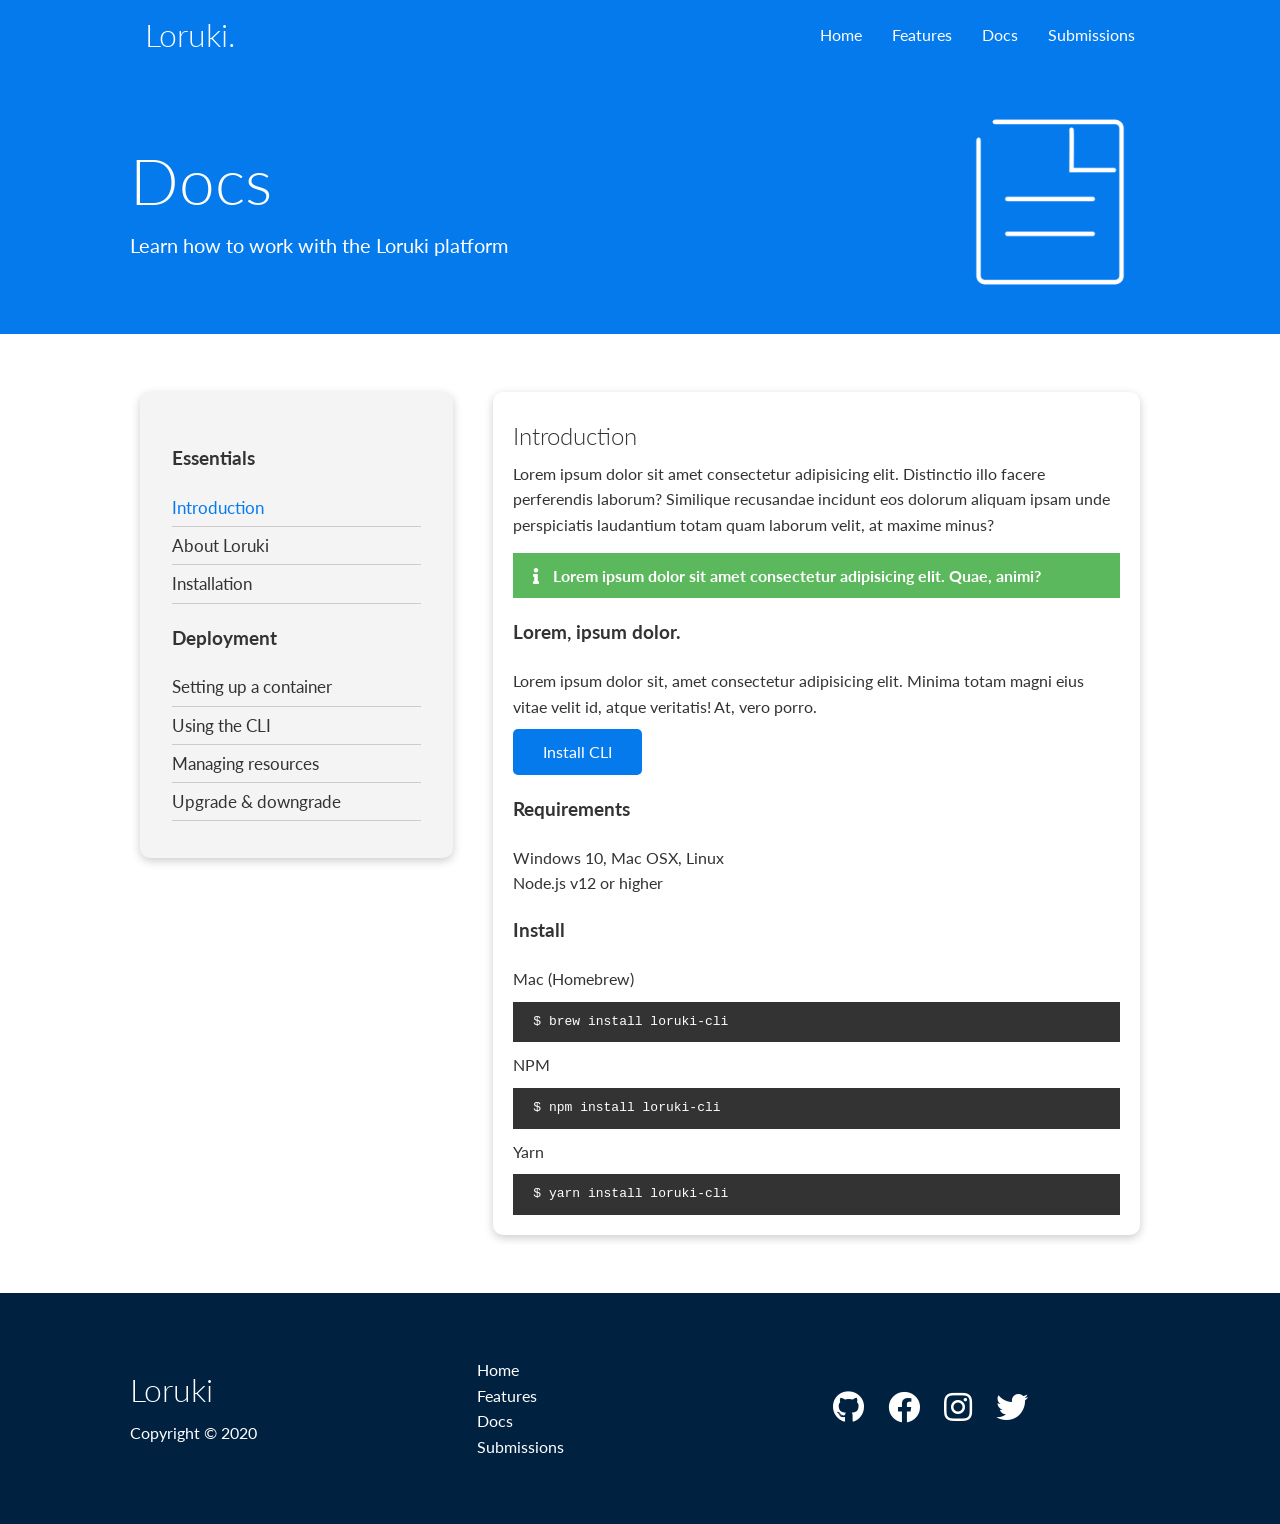
<file: frontend/docs.html>
<!DOCTYPE html>
<html lang="en">
<head>
    <meta charset="UTF-8">
    <meta name="viewport" content="width=device-width, initial-scale=1.0">
    <link rel="stylesheet" href="https://cdnjs.cloudflare.com/ajax/libs/font-awesome/5.15.1/css/all.min.css" integrity="sha512-+4zCK9k+qNFUR5X+cKL9EIR+ZOhtIloNl9GIKS57V1MyNsYpYcUrUeQc9vNfzsWfV28IaLL3i96P9sdNyeRssA==" crossorigin="anonymous" />
    <link rel="stylesheet" href="css/utilities.css">
    <link rel="stylesheet" href="css/style.css">
    <title>Loruki | Cloud Hosting For Everyone</title>
</head>
<body>
    <!-- Navbar -->
    <div class="navbar">
        <div class="container flex">
             <h1 class="logo"><a href="index.html">Loruki.</a></h1>
            <nav>
                <ul>
                    <li><a href="index.html">Home</a></li>
                    <li><a href="features.html">Features</a></li>
                    <li><a href="docs.html">Docs</a></li>
                    <li><a href="submissions.html">Submissions</a></li>
                </ul>
            </nav>
        </div>
    </div>

    <!-- Head -->
    <section class="docs-head bg-primary py-3">
        <div class="container grid">
            <div>
                <h1 class="xl">Docs</h1>
                <p class="lead">
                    Learn how to work with the Loruki platform
                </p>
            </div>
            <img src="images/docs.png" alt="">
        </div>
    </section>

    <!-- Docs main -->
    <section class="docs-main my-4">
        <div class="container grid">
            <div class="card bg-light p-3">
                <h3 class="my-2">Essentials</h3>
                <nav>
                    <ul>
                        <li><a class="text-primary" href="#">Introduction</a></li>
                        <li><a href="#">About Loruki</a></li>
                        <li><a href="#">Installation</a></li>
                    </ul>
                </nav>

                <h3 class="my-2">Deployment</h3>
                <nav>
                    <ul>
                        <li><a href="#">Setting up a container</a></li>
							<li><a href="#">Using the CLI</a></li>
							<li><a href="#">Managing resources</a></li>
							<li><a href="#">Upgrade & downgrade</a></li>
                    </ul>
                </nav>
            </div>
            <div class="card">
                <h2>Introduction</h2>
                <p>Lorem ipsum dolor sit amet consectetur adipisicing elit. Distinctio illo facere perferendis laborum? Similique recusandae incidunt eos dolorum aliquam ipsam unde perspiciatis laudantium totam quam laborum velit, at maxime minus?</p>

                <div class="alert alert-success">
                    <i class="fas fa-info"></i> Lorem ipsum dolor sit amet consectetur adipisicing elit. Quae, animi?
                </div>

                <h3>Lorem, ipsum dolor.</h3>
                <p>Lorem ipsum dolor sit, amet consectetur adipisicing elit. Minima totam magni eius vitae velit id, atque veritatis! At, vero porro.</p>
                <a href="#" class="btn btn-primary">Install CLI</a>

                <h3>Requirements</h3>
                <ul>
                    <li>Windows 10, Mac OSX, Linux</li>
                    <li>Node.js v12 or higher</li>
                </ul>

                <h3>Install</h3>
                <p>Mac (Homebrew)</p>
                <pre><code>$ brew install loruki-cli</code></pre>
                <p>NPM</p>
                <pre><code>$ npm install loruki-cli</code></pre>
                <p>Yarn</p>
                <pre><code>$ yarn install loruki-cli</code></pre>

            </div>
        </div>
    </section>
    
    <!-- Footer -->
    <footer class="footer bg-dark py-5">
        <div class="container grid grid-3">
            <div>
                <h1>Loruki
                </h1>
                <p>Copyright &copy; 2020</p>
            </div>
            <nav>
                <ul>
                    <li><a href="index.html">Home</a></li>
                    <li><a href="features.html">Features</a></li>
                    <li><a href="docs.html">Docs</a></li>
                    <li><a href="submissions.html">Submissions</a></li>
                </ul>
            </nav>
            <div class="social">
                <a href="#"><i class="fab fa-github fa-2x"></i></a>
                <a href="#"><i class="fab fa-facebook fa-2x"></i></a>
                <a href="#"><i class="fab fa-instagram fa-2x"></i></a>
                <a href="#"><i class="fab fa-twitter fa-2x"></i></a>
            </div>
        </div>
    </footer>
</body>
</html>
</file>
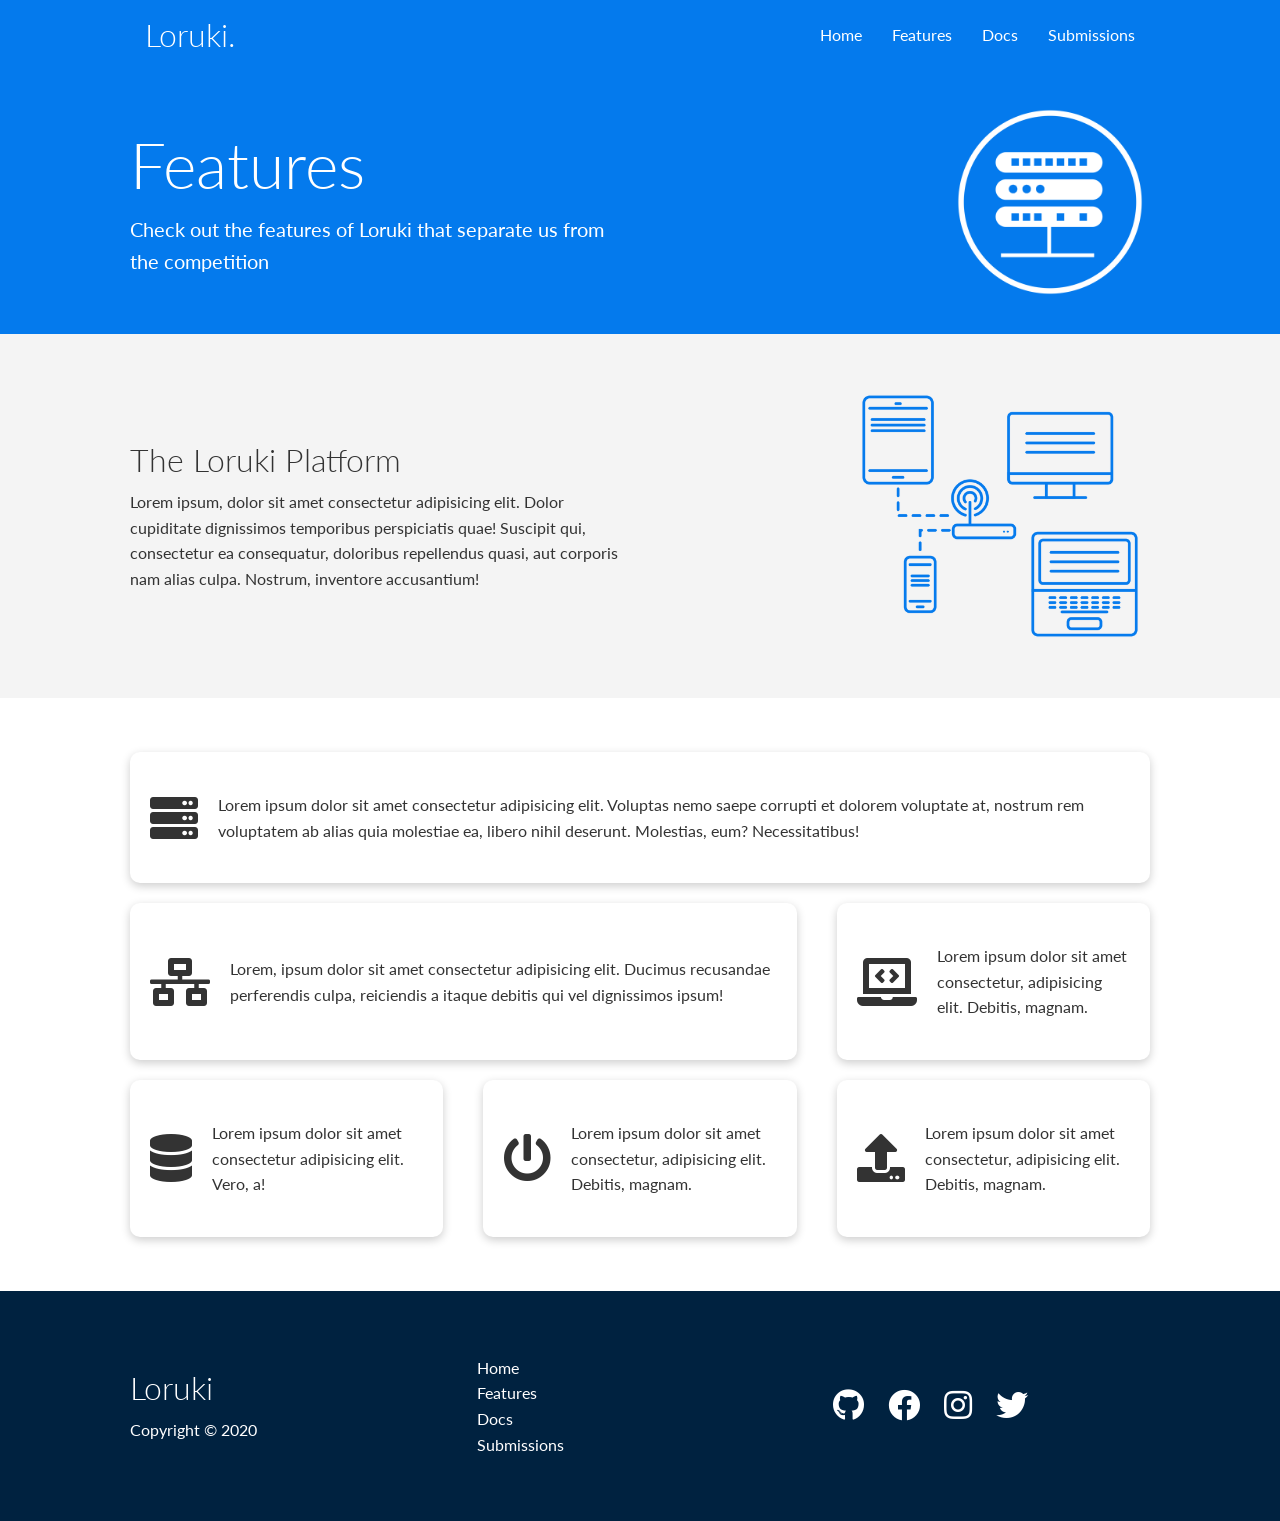
<file: frontend/features.html>
<!DOCTYPE html>
<html lang="en">
<head>
    <meta charset="UTF-8">
    <meta name="viewport" content="width=device-width, initial-scale=1.0">
    <link rel="stylesheet" href="https://cdnjs.cloudflare.com/ajax/libs/font-awesome/5.15.1/css/all.min.css" integrity="sha512-+4zCK9k+qNFUR5X+cKL9EIR+ZOhtIloNl9GIKS57V1MyNsYpYcUrUeQc9vNfzsWfV28IaLL3i96P9sdNyeRssA==" crossorigin="anonymous" />
    <link rel="stylesheet" href="css/utilities.css">
    <link rel="stylesheet" href="css/style.css">
    <title>Loruki | Cloud Hosting For Everyone</title>
</head>
<body>
    <!-- Navbar -->
    <div class="navbar">
        <div class="container flex">
             <h1 class="logo"><a href="index.html">Loruki.</a></h1>
            <nav>
                <ul>
                    <li><a href="index.html">Home</a></li>
                    <li><a href="features.html">Features</a></li>
                    <li><a href="docs.html">Docs</a></li>
                    <li><a href="submissions.html">Submissions</a></li>
                </ul>
            </nav>
        </div>
    </div>

    <!-- Head -->
    <section class="features-head bg-primary py-3">
        <div class="container grid">
            <div>
                <h1 class="xl">Features</h1>
                <p class="lead">
                    Check out the features of Loruki that separate us from the
						competition
                </p>
            </div>
            <img src="images/server.png" alt="">
        </div>
    </section>

    <!-- Sub head -->
    <section class="features-sub-head bg-light py-3">
        <div class="container grid">
            <div>
                <h1 class="md">The Loruki Platform</h1>
                <p>
                    Lorem ipsum, dolor sit amet consectetur adipisicing elit. Dolor cupiditate dignissimos temporibus perspiciatis quae! Suscipit qui, consectetur ea consequatur, doloribus repellendus quasi, aut corporis nam alias culpa. Nostrum, inventore accusantium!
                </p>
            </div>
            <img src="images/server2.png" alt="">
        </div>
    </section>

    <section class="features-main my-2">
        <div class="container grid grid-3">
            <div class="card flex">
                <i class="fas fa-server fa-3x"></i>
                <p>Lorem ipsum dolor sit amet consectetur adipisicing elit. Voluptas nemo saepe corrupti et dolorem voluptate at, nostrum rem voluptatem ab alias quia molestiae ea, libero nihil deserunt. Molestias, eum? Necessitatibus!</p>
            </div>
            <div class="card flex">
                <i class="fas fa-network-wired fa-3x"></i>
                <p>
                    Lorem, ipsum dolor sit amet consectetur adipisicing elit. Ducimus
                    recusandae perferendis culpa, reiciendis a itaque debitis qui vel
                    dignissimos ipsum!
                </p>
            </div>
            <div class="card flex">
                <i class="fas fa-laptop-code fa-3x"></i>
                <p>
                    Lorem ipsum dolor sit amet consectetur, adipisicing elit. Debitis,
                    magnam.
                </p>
            </div>
            <div class="card flex">
                <i class="fas fa-database fa-3x"></i>
                <p>
                    Lorem ipsum dolor sit amet consectetur adipisicing elit. Vero, a!
                </p>
            </div>
            <div class="card flex">
                <i class="fas fa-power-off fa-3x"></i>
                <p>
                    Lorem ipsum dolor sit amet consectetur, adipisicing elit. Debitis,
                    magnam.
                </p>
            </div>
            <div class="card flex">
                <i class="fas fa-upload fa-3x"></i>
                <p>
                    Lorem ipsum dolor sit amet consectetur, adipisicing elit. Debitis,
                    magnam.
                </p>
            </div>
        </div>
    </section>

    <!-- Footer -->
    <footer class="footer bg-dark py-5">
        <div class="container grid grid-3">
            <div>
                <h1>Loruki
                </h1>
                <p>Copyright &copy; 2020</p>
            </div>
            <nav>
                <ul>
                    <li><a href="index.html">Home</a></li>
                    <li><a href="features.html">Features</a></li>
                    <li><a href="docs.html">Docs</a></li>
                    <li><a href="submissions.html">Submissions</a></li>
                </ul>
            </nav>
            <div class="social">
                <a href="#"><i class="fab fa-github fa-2x"></i></a>
                <a href="#"><i class="fab fa-facebook fa-2x"></i></a>
                <a href="#"><i class="fab fa-instagram fa-2x"></i></a>
                <a href="#"><i class="fab fa-twitter fa-2x"></i></a>
            </div>
        </div>
    </footer>
</body>
</html>
</file>
<file: frontend/css/utilities.css>
.container {
  max-width: 1100px;
  margin: 0 auto;
  overflow: auto;
  padding: 0 40px;
}

.card {
  background-color: #fff;
  color: #333;
  border-radius: 10px;
  box-shadow: 0 3px 10px rgba(0, 0, 0, 0.2);
  padding: 20px;
  margin: 10px;
}

.btn {
  display: inline-block;
  padding: 10px 30px;
  cursor: pointer;
  background: var(--primary-color);
  color: #fff;
  border: none;
  border-radius: 5px;
}

.btn-outline {
  background-color: transparent;
  border: 1px #fff solid;
}

.btn:hover {
  transform: scale(0.98);
}

/* Backgrounds & colored buttons */
.bg-primary,
.btn-primary {
  background-color: var(--primary-color);
  color: #fff;
}

.bg-secondary,
.btn-secondary {
  background-color: var(--secondary-color);
  color: #fff;
}

.bg-dark,
.btn-dark {
  background-color: var(--dark-color);
  color: #fff;
}

.bg-light,
.btn-light {
  background-color: var(--light-color);
  color: #333;
}

.bg-primary a,
.btn-primary a,
.bg-secondary a,
.btn-secondary a,
.bg-dark a,
.btn-dark a {
  color: #fff;
}

/* Text colors */
.text-primary {
  color: var(--primary-color);
}

.text-secondary {
  color: var(--secondary-color);
}

.text-dark {
  color: var(--dark-color);
}

.text-light {
  color: var(--light-color);
}

/* Text sizes */
.lead {
  font-size: 20px;
}

.sm {
  font-size: 1rem;
}

.md {
  font-size: 2rem;
}

.lg {
  font-size: 3rem;
}

.xl {
  font-size: 4rem;
}

.text-center {
  text-align: center;
}

/* Alert */
.alert {
  background-color: var(--light-color);
  padding: 10px 20px;
  font-weight: bold;
  margin: 15px 0;
}

.alert i {
  margin-right: 10px;
}

.alert-success {
  background-color: var(--success-color);
  color: #fff;
}

.alert-error {
  background-color: var(--error-color);
  color: #fff;
}

.flex {
  display: flex;
  justify-content: center;
  align-items: center;
  height: 100%;
}

.grid {
  display: grid;
  grid-template-columns: repeat(2, 1fr);
  gap: 20px;
  justify-content: center;
  align-items: center;
  height: 100%;
}

.grid-3 {
  grid-template-columns: repeat(3, 1fr);
}

/* Margin */
.my-1 {
  margin: 1rem 0;
}

.my-2 {
  margin: 1.5rem 0;
}

.my-3 {
  margin: 2rem 0;
}

.my-4 {
  margin: 3rem 0;
}

.my-5 {
  margin: 4rem 0;
}

.m-1 {
  margin: 1rem;
}

.m-2 {
  margin: 1.5rem;
}

.m-3 {
  margin: 2rem;
}

.m-4 {
  margin: 3rem;
}

.m-5 {
  margin: 4rem;
}

/* Padding */
.py-1 {
  padding: 1rem 0;
}

.py-2 {
  padding: 1.5rem 0;
}

.py-3 {
  padding: 2rem 0;
}

.py-4 {
  padding: 3rem 0;
}

.py-5 {
  padding: 4rem 0;
}

.p-1 {
  padding: 1rem;
}

.p-2 {
  padding: 1.5rem;
}

.p-3 {
  padding: 2rem;
}

.p-4 {
  padding: 3rem;
}

.p-5 {
  padding: 4rem;
}
</file>
<file: frontend/css/style.css>
@import url('https://fonts.googleapis.com/css2?family=Lato:wght@300&display=swap');

:root {
  --primary-color: #047aed;
  --secondary-color: #1c3fa8;
  --dark-color: #002240;
  --light-color: #f4f4f4;
  --success-color: #5cb85c;
  --error-color: #d9534f;
}

* {
  box-sizing: border-box;
  padding: 0;
  margin: 0;
}

body {
  font-family: 'Lato', sans-serif;
  color: #333;
  line-height: 1.6;
}

ul {
  list-style-type: none;
}

a {
  text-decoration: none;
  color: #333;
}
h1,
h2 {
  font-weight: 300;
  line-height: 1.2;
  margin: 10px 0;
}

p {
  margin: 10px 0;
}

img {
  width: 100%;
}

code,
pre {
  background: #333;
  color: #fff;
  padding: 10px;
}

.hidden {
  visibility: hidden;
  height: 0;
}

/* Navbar */
.navbar {
  background-color: var(--primary-color);
  color: #fff;
  height: 70px;
}

.navbar ul {
  display: flex;
}

.navbar a {
  color: #fff;
  padding: 10px;
  margin: 0 5px;
}

.navbar ul a:hover {
  border-bottom: 2px #fff solid;
}

.navbar .flex {
  justify-content: space-between;
}

/* Showcase */
.showcase {
  height: 400px;
  background-color: var(--primary-color);
  color: #fff;
  position: relative;
}

.showcase h1 {
  font-size: 40px;
}

.showcase p {
  margin: 20px 0;
}

.showcase .grid {
  overflow: visible;
  grid-template-columns: 55% auto;
  gap: 30px;
}

.showcase-text {
  animation: slideInFromLeft 1s ease-in;
}

.showcase-form {
  position: relative;
  top: 60px;
  height: 350px;
  width: 400px;
  padding: 40px;
  z-index: 100;
  justify-self: flex-end;
  animation: slideInFromRight 1s ease-in;
}

.showcase-form .form-control {
  margin: 30px 0;
}

.showcase-form input[type='text'],
.showcase-form input[type='email'] {
  border: 0;
  border-bottom: 1px solid #b4becb;
  width: 100%;
  padding: 3px;
  font-size: 16px;
}

.showcase-form input:focus {
  outline: none;
}

.showcase::before,
.showcase::after {
  content: '';
  position: absolute;
  height: 100px;
  bottom: -70px;
  right: 0;
  left: 0;
  background: #fff;
  transform: skewY(-3deg);
  -webkit-transform: skewY(-3deg);
  -moz-transform: skewY(-3deg);
  -ms-transform: skewY(-3deg);
}

/* Stats */
.stats {
  padding-top: 100px;
  animation: slideInFromBottom 1s ease-in;
}

.stats-heading {
  max-width: 500px;
  margin: auto;
}

.stats .grid h3 {
  font-size: 35px;
}

.stats .grid p {
  font-size: 20px;
  font-weight: bold;
}

/* Cli */
.cli .grid {
  grid-template-columns: repeat(3, 1fr);
  grid-template-rows: repeat(2, 1fr);
}

.cli .grid > *:first-child {
  grid-column: 1 / span 2;
  grid-row: 1 / span 2;
}

/* Cloud */
.cloud .grid {
  grid-template-columns: 4fr 3fr;
}

/* Languages */

.languages .flex {
  flex-wrap: wrap;
}

.languages .card {
  text-align: center;
  margin: 18px 10px 40px;
  transition: transform 0.2s ease-in;
}

.languages .card h4 {
  font-size: 20px;
  margin-bottom: 10px;
}

.languages .card:hover {
  transform: translateY(-15px);
}

/* Features */
.features-head img,
.docs-head img {
  width: 200px;
  justify-self: flex-end;
}

.features-sub-head img {
  width: 300px;
  justify-self: flex-end;
}

.features-main .card > i {
  margin-right: 20px;
}

.features-main .grid {
  padding: 30px;
}

.features-main .grid > *:first-child {
  grid-column: 1 / span 3;
}

.features-main .grid > *:nth-child(2) {
  grid-column: 1 / span 2;
}

/* Docs */
.docs-main h3 {
  margin: 20px 0;
}

.docs-main .grid {
  grid-template-columns: 1fr 2fr;
  align-items: flex-start;
}

.docs-main nav li {
  font-size: 17px;
  padding-bottom: 5px;
  margin-bottom: 5px;
  border-bottom: 1px #ccc solid;
}

.docs-main a:hover {
  font-weight: bold;
}

/* Footer */
.footer .social a {
  margin: 0 10px;
}

.fa-github:hover {
  color: #000000;
}

.fa-facebook:hover {
  color: #1773EA;
}

.fa-instagram:hover {
  color: #B32E87;
}

.fa-twitter:hover {
  color: #1C9CEA;
}

/* Animations */
@keyframes slideInFromLeft {
  0% {
    transform: translateX(-100%);
  }

  100% {
    transform: translateX(0);
  }
}

@keyframes slideInFromRight {
  0% {
    transform: translateX(100%);
  }

  100% {
    transform: translateX(0);
  }
}

@keyframes slideInFromTop {
  0% {
    transform: translateY(-100%);
  }

  100% {
    transform: translateX(0);
  }
}

@keyframes slideInFromBottom {
  0% {
    transform: translateY(100%);
  }

  100% {
    transform: translateX(0);
  }
}
@media (max-width: 1000px){

  .showcase-form{
    width: 340px;
  }
}

/* Tablets and under */
@media (max-width: 768px) {
  .grid,
  .showcase .grid,
  .stats .grid,
  .cli .grid,
  .cloud .grid,
  .features-main .grid,
  .docs-main .grid {
    grid-template-columns: 1fr;
    grid-template-rows: 1fr;
  }

  .showcase {
    height: auto;
  }

  .showcase-text {
    text-align: center;
    margin-top: 40px;
    animation: slideInFromTop 1s ease-in;
  }

  .showcase-form {
    justify-self: center;
    margin: auto;
    animation: slideInFromBottom 1s ease-in;
  }

  .cli .grid > *:first-child {
    grid-column: 1;
    grid-row: 1;
  }

  .features-head,
  .features-sub-head,
  .docs-head {
    text-align: center;
  }

  .features-head img,
  .features-sub-head img,
  .docs-head img {
    justify-self: center;
  }

  .features-main .grid > *:first-child,
  .features-main .grid > *:nth-child(2) {
    grid-column: 1;
  }
}




/* Mobile */
@media (max-width: 500px) {
  .navbar {
    height: 110px;
  }

  .navbar .flex {
    flex-direction: column;
  }

  .navbar ul {
    padding: 10px;
    background-color: rgba(0, 0, 0, 0.1);
  }
  
  .showcase-form {
    width: 300px;
  }

}

/* ── Submissions Page Styles ───────────────────────────────────────── */
.submissions-section {
  padding: 30px 0;
  min-height: 500px;
  background-color: #f8f9fa;
}

.submissions-toolbar {
  display: flex;
  flex-wrap: wrap;
  justify-content: space-between;
  align-items: center;
  gap: 15px;
  margin-bottom: 25px;
  padding: 15px 20px;
  background: #fff;
  border-radius: 10px;
  box-shadow: 0 3px 10px rgba(0, 0, 0, 0.08);
}

.search-box {
  position: relative;
  flex: 1;
  min-width: 240px;
}

.search-box input {
  width: 100%;
  padding: 10px 15px 10px 40px;
  border: 1px solid #ccc;
  border-radius: 20px;
  font-size: 15px;
  outline: none;
  transition: border-color 0.3s;
}

.search-box input:focus {
  border-color: var(--primary-color);
}

.search-box i {
  position: absolute;
  left: 15px;
  top: 50%;
  transform: translateY(-50%);
  color: #888;
}

.view-switcher {
  display: flex;
  align-items: center;
  gap: 8px;
}

.view-btn {
  background: var(--light-color);
  color: #333;
  border: 1px solid #ddd;
  padding: 8px 16px;
  border-radius: 20px;
  cursor: pointer;
  font-size: 14px;
  font-weight: 600;
  display: flex;
  align-items: center;
  gap: 6px;
  transition: all 0.3s ease;
}

.view-btn:hover {
  background: #e2e2e2;
}

.view-btn.active {
  background: var(--primary-color);
  color: #fff;
  border-color: var(--primary-color);
}

.count-badge {
  background-color: var(--secondary-color);
  color: #fff;
  padding: 4px 12px;
  border-radius: 15px;
  font-size: 13px;
  font-weight: bold;
}

/* Card View Grid */
.submissions-grid {
  display: grid;
  grid-template-columns: repeat(auto-fill, minmax(300px, 1fr));
  gap: 20px;
}

.submission-card {
  background: #fff;
  border-radius: 12px;
  padding: 20px;
  box-shadow: 0 4px 12px rgba(0, 0, 0, 0.06);
  transition: transform 0.2s ease, box-shadow 0.2s ease;
}

.submission-card:hover {
  transform: translateY(-4px);
  box-shadow: 0 8px 20px rgba(0, 0, 0, 0.12);
}

.card-header-bar {
  display: flex;
  justify-content: space-between;
  align-items: center;
  margin-bottom: 12px;
  padding-bottom: 8px;
  border-bottom: 1px solid #f0f0f0;
}

.card-id-tag {
  background: var(--light-color);
  color: var(--dark-color);
  padding: 2px 8px;
  border-radius: 6px;
  font-size: 12px;
  font-weight: bold;
}

.card-date {
  font-size: 12px;
  color: #777;
}

.card-body-item {
  display: flex;
  align-items: center;
  gap: 10px;
  margin-bottom: 10px;
  font-size: 15px;
  color: #444;
}

.card-body-item i {
  color: var(--primary-color);
  width: 20px;
  text-align: center;
}

.card-body-item strong {
  color: var(--dark-color);
}

/* Table View */
.submissions-table-container {
  background: #fff;
  border-radius: 12px;
  box-shadow: 0 4px 12px rgba(0, 0, 0, 0.06);
  overflow-x: auto;
}

.submissions-table {
  width: 100%;
  border-collapse: collapse;
  text-align: left;
}

.submissions-table th {
  background: var(--primary-color);
  color: #fff;
  padding: 14px 18px;
  font-weight: 600;
  font-size: 14px;
}

.submissions-table th:first-child {
  border-top-left-radius: 12px;
}

.submissions-table th:last-child {
  border-top-right-radius: 12px;
}

.submissions-table td {
  padding: 14px 18px;
  border-bottom: 1px solid #eee;
  font-size: 14px;
  color: #333;
}

.submissions-table tr:hover {
  background-color: #f4f8ff;
}

.submissions-table tr:last-child td {
  border-bottom: none;
}

/* Empty / Loading State */
.status-state {
  text-align: center;
  padding: 50px 20px;
  background: #fff;
  border-radius: 12px;
  box-shadow: 0 4px 12px rgba(0, 0, 0, 0.06);
  color: #666;
}

.status-state i {
  font-size: 40px;
  color: var(--primary-color);
  margin-bottom: 15px;
}
</file>
